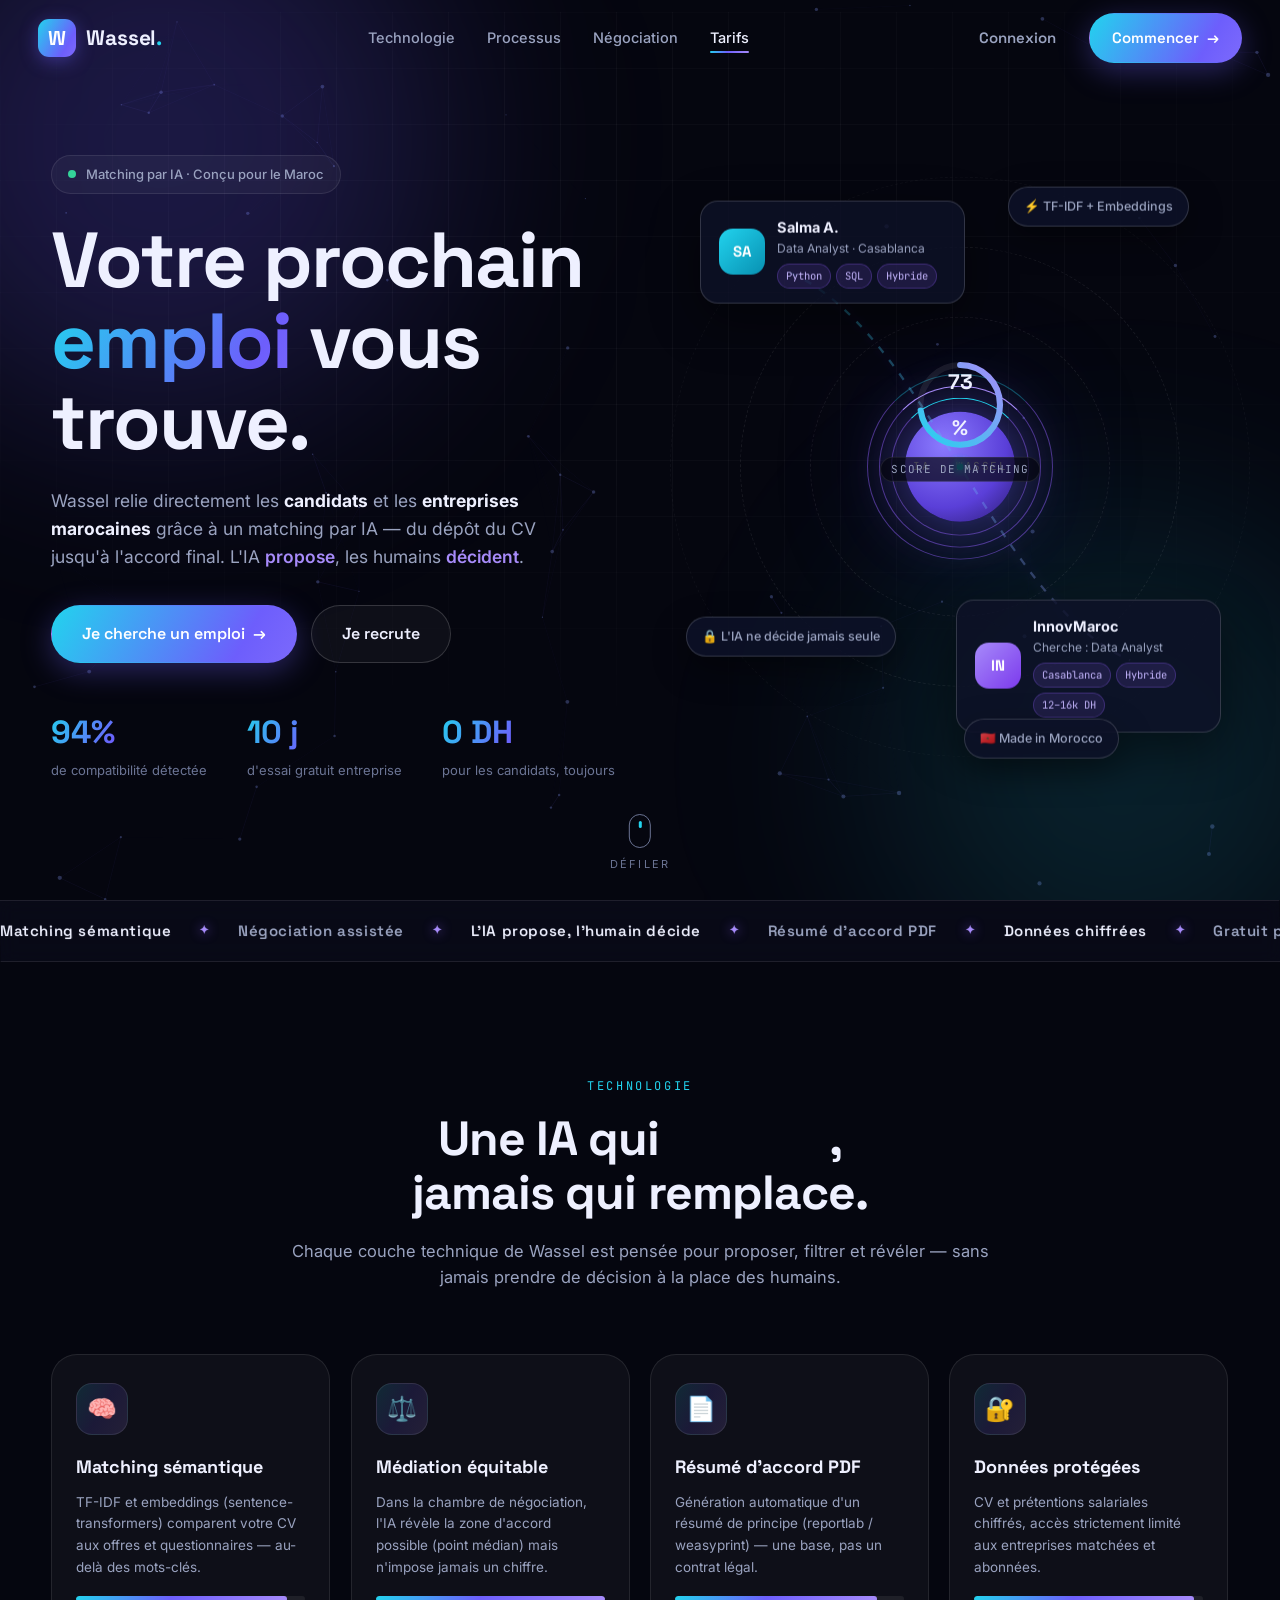
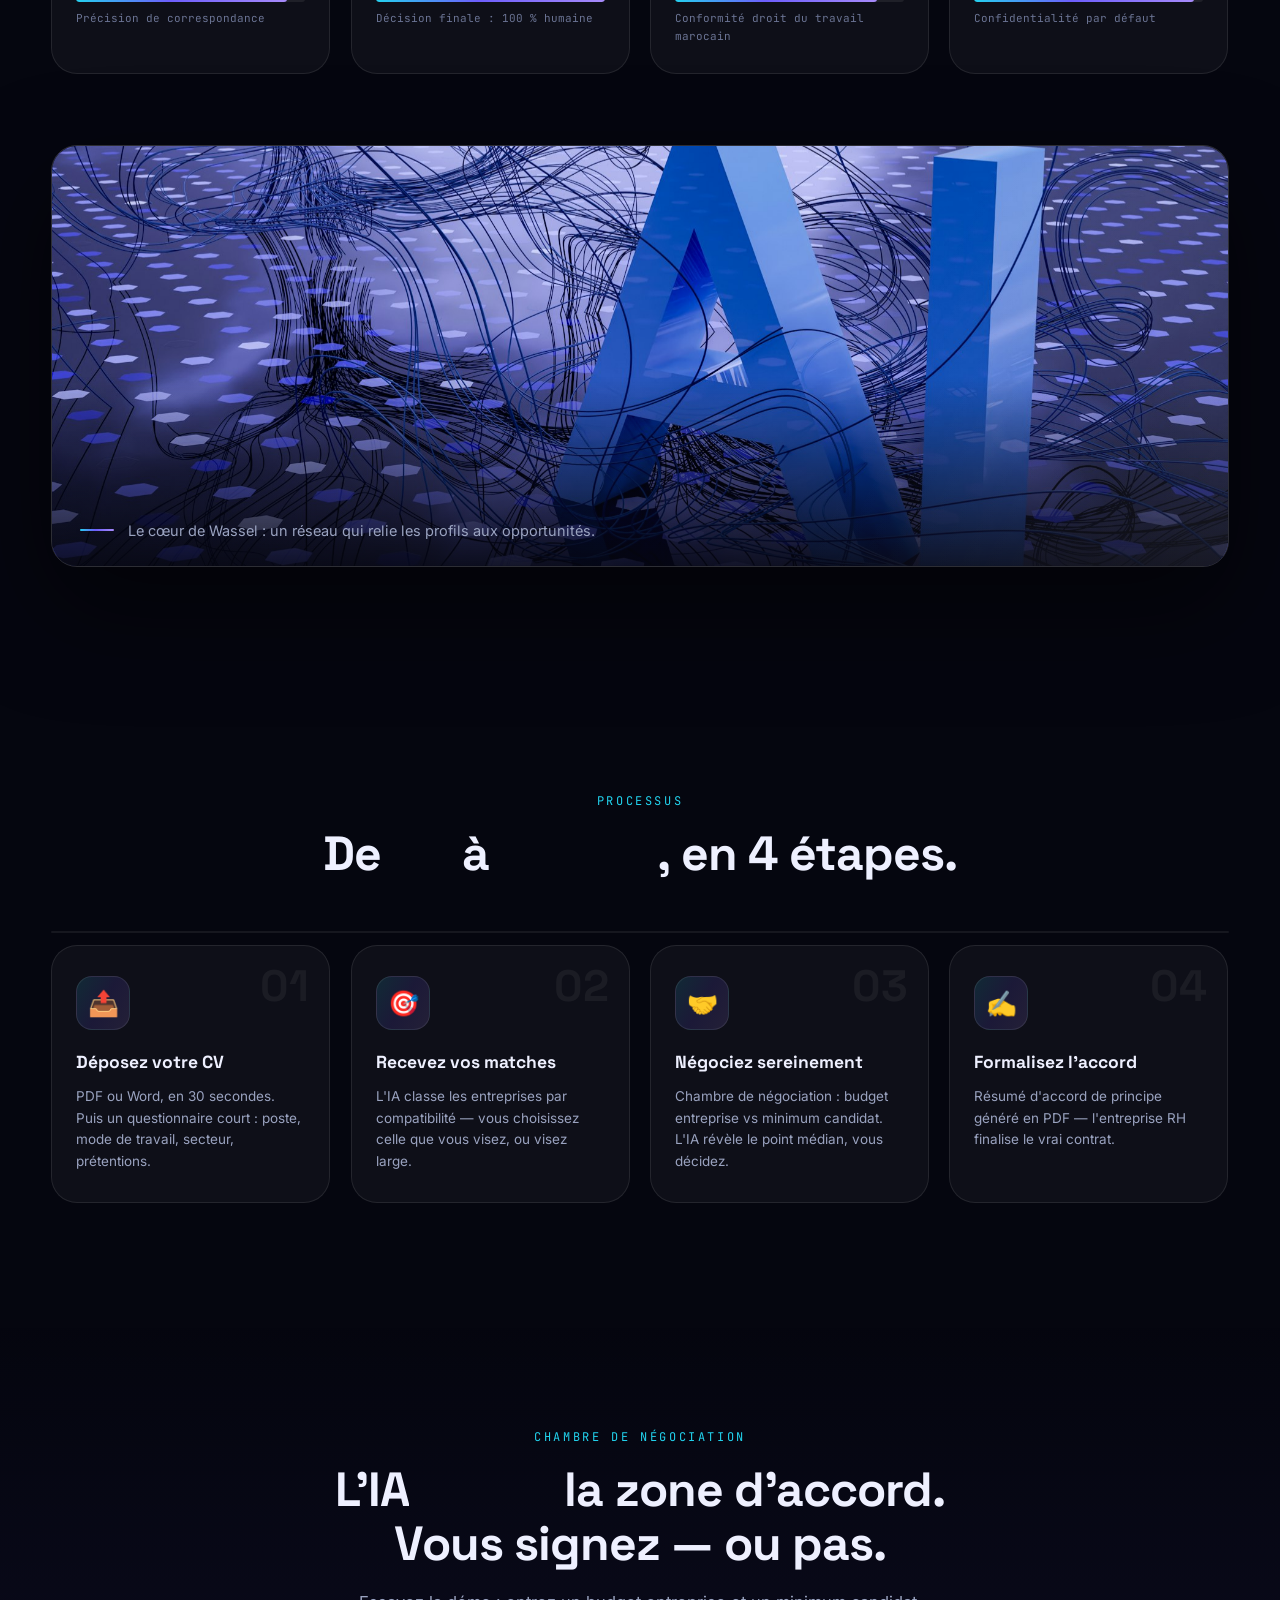
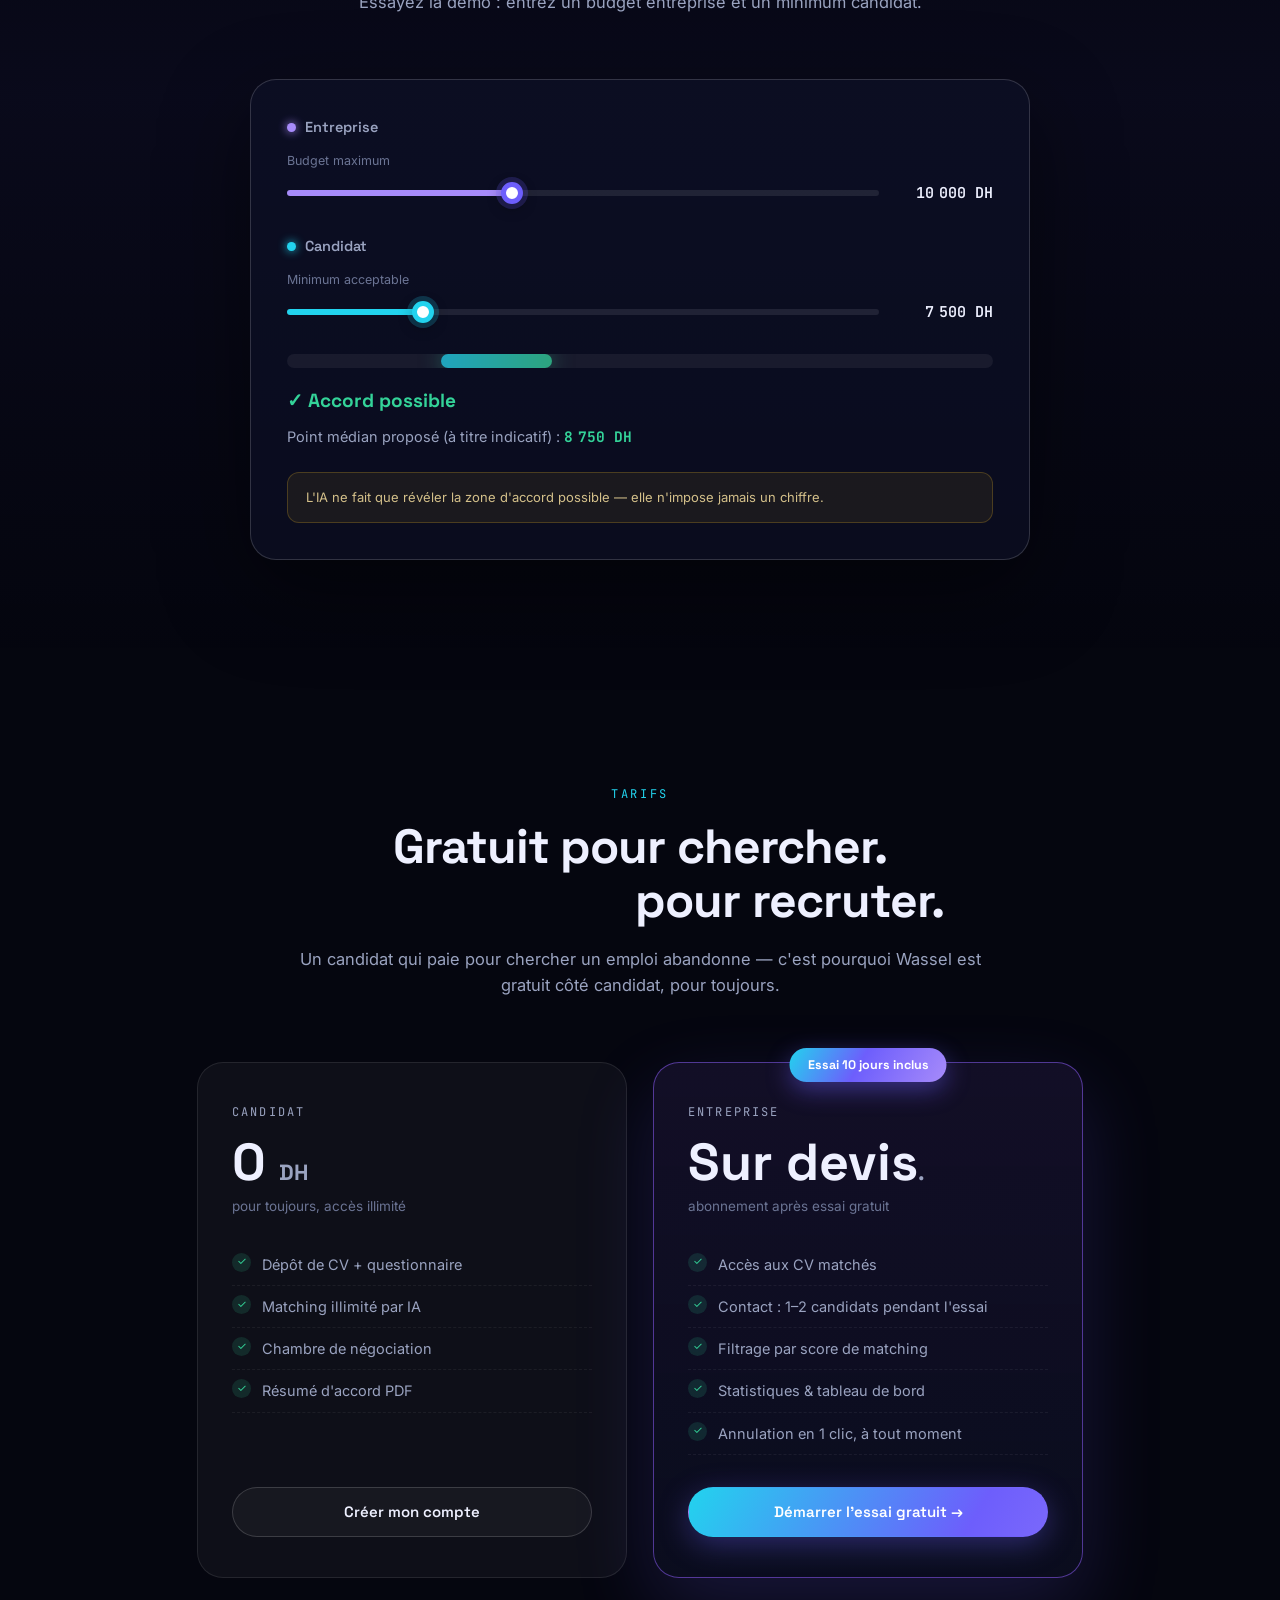
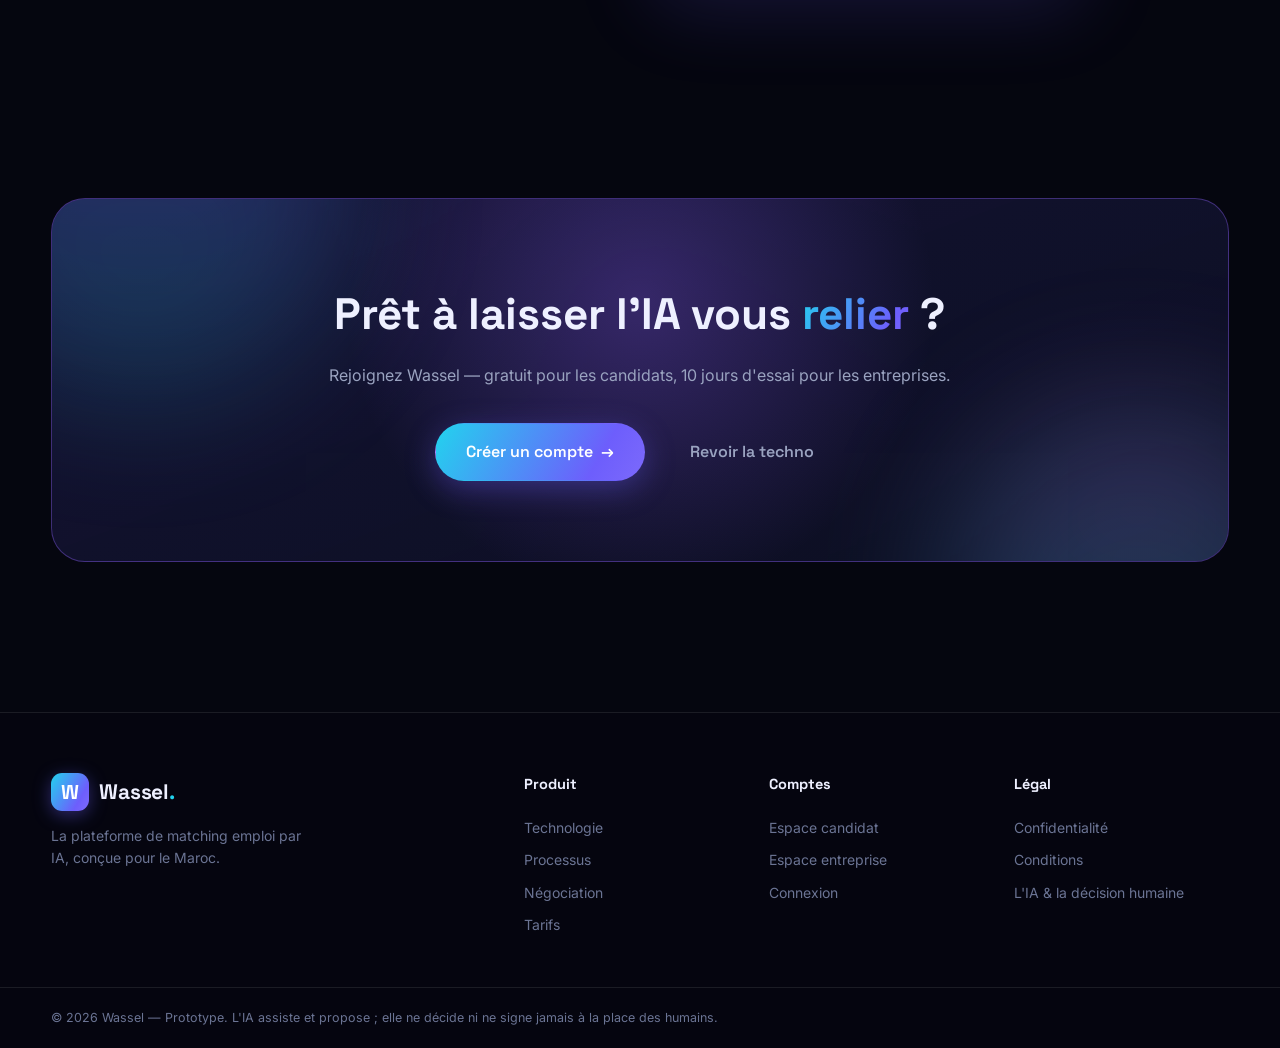
<file: index.html>
<!DOCTYPE html>
<html lang="fr" dir="ltr">
<head>
<meta charset="UTF-8" />
<meta name="viewport" content="width=device-width, initial-scale=1.0" />
<title>Wassel — Le recrutement par l'IA, pour le Maroc</title>
<meta name="description" content="Wassel connecte les candidats et les entreprises marocaines grâce à un matching par IA, avec une chambre de négociation assistée et un résumé d'accord généré automatiquement." />
<link rel="preconnect" href="https://fonts.googleapis.com" />
<link rel="preconnect" href="https://fonts.gstatic.com" crossorigin />
<link href="https://fonts.googleapis.com/css2?family=Space+Grotesk:wght@400;500;600;700&family=Inter:wght@400;500;600;700;800&family=JetBrains+Mono:wght@400;600&display=swap" rel="stylesheet" />
<link rel="stylesheet" href="assets/style.css?v=2" />
<link rel="icon" href="data:image/svg+xml,<svg xmlns='http://www.w3.org/2000/svg' viewBox='0 0 100 100'><rect width='100' height='100' rx='24' fill='%236d5efc'/><path d='M25 32l11 36 14-28 14 28 11-36' stroke='white' stroke-width='7' fill='none' stroke-linecap='round' stroke-linejoin='round'/></svg>" />
</head>
<body>

<div class="cursor-dot" id="cursorDot"></div>
<canvas id="neuralCanvas" class="neural-canvas"></canvas>

<!-- ===== PRELOADER ===== -->
<div class="preloader" id="preloader">
  <div class="preloader-inner">
    <div class="preloader-logo"><span>W</span></div>
    <div class="preloader-bar"><span></span></div>
    <p class="preloader-text">Initialisation du moteur de matching…</p>
  </div>
  <div class="preloader-status" id="preloaderStatus">Analyse sémantique des CV</div>
</div>

<!-- ===== NAVBAR ===== -->
<header class="navbar" id="navbar">
  <div class="nav-inner">
    <a class="brand" href="index.html">
      <span class="brand-mark">W</span>
      <span class="brand-name">Wassel<span class="brand-dot">.</span></span>
    </a>
    <nav class="nav-links" id="navLinks">
      <a href="#tech">Technologie</a>
      <a href="#process">Processus</a>
      <a href="#negotiation">Négociation</a>
      <a href="#pricing">Tarifs</a>
    </nav>
    <div class="nav-cta">
      <a href="login.html" class="btn btn-ghost">Connexion</a>
      <a href="signup.html" class="btn btn-primary" data-magnetic>Commencer <span class="btn-arrow">→</span></a>
    </div>
    <button class="burger" id="burger" aria-label="Menu"><span></span><span></span><span></span></button>
  </div>
</header>

<main>
<!-- ===== HERO ===== -->
<section class="hero">
  <div class="hero-bg-grid" data-parallax="0.06"></div>
  <div class="hero-glow hero-glow-1"></div>
  <div class="hero-glow hero-glow-2"></div>

  <div class="container hero-container">
    <div class="hero-left">
      <div class="hero-badge reveal">
        <span class="pulse-dot"></span>
        Matching par IA · Conçu pour le Maroc
      </div>
      <h1 class="hero-title">
        <span class="hero-line"><span class="hero-word">Votre</span> <span class="hero-word">prochain</span></span>
        <span class="hero-line"><span class="hero-word gradient-text">emploi</span> <span class="hero-word">vous</span></span>
        <span class="hero-line"><span class="hero-word">trouve.</span></span>
      </h1>
      <p class="hero-sub reveal" data-delay="1">
        Wassel relie directement les <strong>candidats</strong> et les <strong>entreprises marocaines</strong>
        grâce à un matching par IA — du dépôt du CV jusqu'à l'accord final.
        L'IA <em>propose</em>, les humains <em>décident</em>.
      </p>
      <div class="hero-actions reveal" data-delay="2">
        <a href="signup.html?role=candidat" class="btn btn-primary btn-lg" data-magnetic>
          Je cherche un emploi <span class="btn-arrow">→</span>
        </a>
        <a href="signup.html?role=entreprise" class="btn btn-outline btn-lg" data-magnetic>
          Je recrute
        </a>
      </div>
      <div class="hero-stats reveal" data-delay="3">
        <div class="stat">
          <div class="stat-num"><span data-counter="94">0</span>%</div>
          <div class="stat-label">de compatibilité détectée</div>
        </div>
        <div class="stat">
          <div class="stat-num"><span data-counter="10">0</span> j</div>
          <div class="stat-label">d'essai gratuit entreprise</div>
        </div>
        <div class="stat">
          <div class="stat-num"><span data-counter="0">0</span> DH</div>
          <div class="stat-label">pour les candidats, toujours</div>
        </div>
      </div>
    </div>

    <!-- Hero visual : two profiles finding each other through the AI core -->
    <div class="hero-right" id="matchScene" data-parallax="0.09">
      <div class="match-scene">
        <div class="orbit orbit-1"></div>
        <div class="orbit orbit-2"></div>
        <div class="orbit orbit-3"></div>

        <div class="ai-core" id="aiCore">
          <div class="ai-core-ring"></div>
          <div class="ai-core-ring ring-2"></div>
          <div class="ai-core-ring ring-3"></div>
          <div class="ai-core-label">IA · Wassel</div>
          <span class="core-particle"></span>
          <span class="core-particle"></span>
          <span class="core-particle"></span>
          <span class="core-particle"></span>
          <span class="core-particle"></span>
          <span class="core-particle"></span>
        </div>

        <div class="profile-card profile-candidate" id="cardCandidate">
          <div class="profile-avatar candidate-avatar">SA</div>
          <div class="profile-info">
            <div class="profile-name">Salma A.</div>
            <div class="profile-role">Data Analyst · Casablanca</div>
            <div class="profile-tags">
              <span>Python</span><span>SQL</span><span>Hybride</span>
            </div>
          </div>
          <div class="profile-ping"></div>
        </div>

        <div class="profile-card profile-company" id="cardCompany">
          <div class="profile-avatar company-avatar">IN</div>
          <div class="profile-info">
            <div class="profile-name">InnovMaroc</div>
            <div class="profile-role">Cherche : Data Analyst</div>
            <div class="profile-tags">
              <span>Casablanca</span><span>Hybride</span><span>12–16k DH</span>
            </div>
          </div>
          <div class="profile-ping"></div>
        </div>

        <!-- animated connection beam -->
        <svg class="beam-svg" viewBox="0 0 600 640" preserveAspectRatio="none" aria-hidden="true">
          <path id="beamPath" d="M 110 120 C 260 180, 340 460, 490 520" fill="none" stroke="url(#beamGrad)" stroke-width="2.5" stroke-dasharray="8 10" class="beam-path" />
          <defs>
            <linearGradient id="beamGrad" x1="0%" y1="0%" x2="100%" y2="100%">
              <stop offset="0%" stop-color="#22d3ee" />
              <stop offset="100%" stop-color="#a78bfa" />
            </linearGradient>
          </defs>
        </svg>

        <div class="match-score" id="matchScore">
          <div class="match-score-ring">
            <svg viewBox="0 0 120 120">
              <circle cx="60" cy="60" r="52" class="ring-bg" />
              <circle cx="60" cy="60" r="52" class="ring-fg" id="scoreRing" />
            </svg>
            <div class="match-score-value"><span id="scoreValue">0</span>%</div>
          </div>
          <div class="match-score-label">Score de matching</div>
        </div>

        <div class="float-chip chip-1">⚡ TF-IDF + Embeddings</div>
        <div class="float-chip chip-2">🔒 L'IA ne décide jamais seule</div>
        <div class="float-chip chip-3">🇲🇦 Made in Morocco</div>
      </div>
    </div>
  </div>

  <a href="#tech" class="scroll-hint" aria-label="Défiler">
    <span class="mouse"><span class="wheel"></span></span>
    Défiler
  </a>
</section>

<!-- ===== MARQUEE BAND ===== -->
<div class="marquee-band" aria-hidden="true">
  <div class="marquee-track">
    <div class="marquee-chunk">
      <b>Matching sémantique</b><span class="sep">✦</span>
      <span>Négociation assistée</span><span class="sep">✦</span>
      <b>L'IA propose, l'humain décide</b><span class="sep">✦</span>
      <span>Résumé d'accord PDF</span><span class="sep">✦</span>
      <b>Données chiffrées</b><span class="sep">✦</span>
      <span>Gratuit pour les candidats</span><span class="sep">✦</span>
      <b>🇲🇦 Made in Morocco</b><span class="sep">✦</span>
    </div>
    <div class="marquee-chunk">
      <b>Matching sémantique</b><span class="sep">✦</span>
      <span>Négociation assistée</span><span class="sep">✦</span>
      <b>L'IA propose, l'humain décide</b><span class="sep">✦</span>
      <span>Résumé d'accord PDF</span><span class="sep">✦</span>
      <b>Données chiffrées</b><span class="sep">✦</span>
      <span>Gratuit pour les candidats</span><span class="sep">✦</span>
      <b>🇲🇦 Made in Morocco</b><span class="sep">✦</span>
    </div>
  </div>
</div>

<!-- ===== TECH SECTION ===== -->
<section class="section tech-section" id="tech">
  <div class="container">
    <div class="section-head reveal">
      <span class="section-kicker">Technologie</span>
      <h2 class="section-title">Une IA qui <span class="gradient-text">assiste</span>,<br />jamais qui remplace.</h2>
      <p class="section-sub">
        Chaque couche technique de Wassel est pensée pour proposer, filtrer et révéler —
        sans jamais prendre de décision à la place des humains.
      </p>
    </div>

    <div class="tech-grid">
      <article class="tech-card reveal tilt" data-delay="0">
        <div class="tech-icon">🧠</div>
        <h3>Matching sémantique</h3>
        <p>TF-IDF et embeddings (sentence-transformers) comparent votre CV aux offres et questionnaires — au-delà des mots-clés.</p>
        <div class="tech-meter"><span style="--w:92%"></span></div>
        <div class="tech-meter-label">Précision de correspondance</div>
      </article>

      <article class="tech-card reveal tilt" data-delay="1">
        <div class="tech-icon">⚖️</div>
        <h3>Médiation équitable</h3>
        <p>Dans la chambre de négociation, l'IA révèle la zone d'accord possible (point médian) mais n'impose jamais un chiffre.</p>
        <div class="tech-meter"><span style="--w:100%"></span></div>
        <div class="tech-meter-label">Décision finale : 100 % humaine</div>
      </article>

      <article class="tech-card reveal tilt" data-delay="2">
        <div class="tech-icon">📄</div>
        <h3>Résumé d'accord PDF</h3>
        <p>Génération automatique d'un résumé de principe (reportlab / weasyprint) — une base, pas un contrat légal.</p>
        <div class="tech-meter"><span style="--w:88%"></span></div>
        <div class="tech-meter-label">Conformité droit du travail marocain</div>
      </article>

      <article class="tech-card reveal tilt" data-delay="3">
        <div class="tech-icon">🔐</div>
        <h3>Données protégées</h3>
        <p>CV et prétentions salariales chiffrés, accès strictement limité aux entreprises matchées et abonnées.</p>
        <div class="tech-meter"><span style="--w:96%"></span></div>
        <div class="tech-meter-label">Confidentialité par défaut</div>
      </article>
    </div>

    <!-- Technology image -->
    <figure class="tech-figure reveal" data-delay="1">
      <div class="tech-figure-frame tilt">
        <img src="assets/tech.jpg" alt="Visualisation de la technologie IA derrière Wassel : réseau neuronal connectant profils et données" loading="lazy" />
        <figcaption>
          <span class="fig-line"></span>
          Le cœur de Wassel : un réseau qui relie les profils aux opportunités.
        </figcaption>
      </div>
    </figure>
  </div>
</section>

<!-- ===== PROCESS ===== -->
<section class="section process-section" id="process">
  <div class="container">
    <div class="section-head reveal">
      <span class="section-kicker">Processus</span>
      <h2 class="section-title">De <span class="gradient-text">CV</span> à <span class="gradient-text">accord</span>, en 4 étapes.</h2>
    </div>

    <div class="steps">
      <div class="step reveal" data-delay="0">
        <div class="step-num">01</div>
        <div class="step-icon">📤</div>
        <h3>Déposez votre CV</h3>
        <p>PDF ou Word, en 30 secondes. Puis un questionnaire court : poste, mode de travail, secteur, prétentions.</p>
      </div>
      <div class="step reveal" data-delay="1">
        <div class="step-num">02</div>
        <div class="step-icon">🎯</div>
        <h3>Recevez vos matches</h3>
        <p>L'IA classe les entreprises par compatibilité — vous choisissez celle que vous visez, ou visez large.</p>
      </div>
      <div class="step reveal" data-delay="2">
        <div class="step-num">03</div>
        <div class="step-icon">🤝</div>
        <h3>Négociez sereinement</h3>
        <p>Chambre de négociation : budget entreprise vs minimum candidat. L'IA révèle le point médian, vous décidez.</p>
      </div>
      <div class="step reveal" data-delay="3">
        <div class="step-num">04</div>
        <div class="step-icon">✍️</div>
        <h3>Formalisez l'accord</h3>
        <p>Résumé d'accord de principe généré en PDF — l'entreprise RH finalise le vrai contrat.</p>
      </div>
    </div>
  </div>
</section>

<!-- ===== NEGOTIATION DEMO ===== -->
<section class="section nego-section" id="negotiation">
  <div class="container">
    <div class="section-head reveal">
      <span class="section-kicker">Chambre de négociation</span>
      <h2 class="section-title">L'IA <span class="gradient-text">révèle</span> la zone d'accord.<br />Vous signez — ou pas.</h2>
      <p class="section-sub">Essayez la démo : entrez un budget entreprise et un minimum candidat.</p>
    </div>

    <div class="nego-demo reveal" data-delay="1">
      <div class="nego-panel">
        <div class="nego-side nego-company">
          <div class="nego-side-head"><span class="nego-dot company-dot"></span> Entreprise</div>
          <label for="negoCompany">Budget maximum</label>
          <div class="nego-input-wrap">
            <input type="range" id="negoCompany" min="4000" max="20000" step="500" value="10000" />
            <output id="negoCompanyVal">10 000 DH</output>
          </div>
        </div>
        <div class="nego-side nego-candidate">
          <div class="nego-side-head"><span class="nego-dot candidate-dot"></span> Candidat</div>
          <label for="negoCandidate">Minimum acceptable</label>
          <div class="nego-input-wrap">
            <input type="range" id="negoCandidate" min="4000" max="20000" step="500" value="7500" />
            <output id="negoCandidateVal">7 500 DH</output>
          </div>
        </div>

        <div class="nego-result" id="negoResult">
          <div class="nego-zone" id="negoZone">
            <div class="nego-zone-bar">
              <div class="zone-overlap" id="zoneOverlap"></div>
            </div>
            <div class="nego-verdict" id="negoVerdict">—</div>
            <div class="nego-median" id="negoMedian"></div>
          </div>
          <div class="nego-disclaimer">
            L'IA ne fait que révéler la zone d'accord possible — elle n'impose jamais un chiffre.
          </div>
        </div>
      </div>
    </div>
  </div>
</section>

<!-- ===== PRICING ===== -->
<section class="section pricing-section" id="pricing">
  <div class="container">
    <div class="section-head reveal">
      <span class="section-kicker">Tarifs</span>
      <h2 class="section-title">Gratuit pour chercher.<br /><span class="gradient-text">Abonnement</span> pour recruter.</h2>
      <p class="section-sub">Un candidat qui paie pour chercher un emploi abandonne — c'est pourquoi Wassel est gratuit côté candidat, pour toujours.</p>
    </div>

    <div class="pricing-grid">
      <article class="price-card reveal" data-delay="0">
        <div class="price-tag">Candidat</div>
        <div class="price-value">0 <span>DH</span></div>
        <div class="price-period">pour toujours, accès illimité</div>
        <ul class="price-list">
          <li>Dépôt de CV + questionnaire</li>
          <li>Matching illimité par IA</li>
          <li>Chambre de négociation</li>
          <li>Résumé d'accord PDF</li>
        </ul>
        <a href="signup.html?role=candidat" class="btn btn-outline btn-block">Créer mon compte</a>
      </article>

      <article class="price-card price-card-featured reveal tilt" data-delay="1">
        <div class="price-flag">Essai 10 jours inclus</div>
        <div class="price-tag">Entreprise</div>
        <div class="price-value">Sur devis<span>.</span></div>
        <div class="price-period">abonnement après essai gratuit</div>
        <ul class="price-list">
          <li>Accès aux CV matchés</li>
          <li>Contact : 1–2 candidats pendant l'essai</li>
          <li>Filtrage par score de matching</li>
          <li>Statistiques & tableau de bord</li>
          <li>Annulation en 1 clic, à tout moment</li>
        </ul>
        <a href="signup.html?role=entreprise" class="btn btn-primary btn-block" data-magnetic>Démarrer l'essai gratuit →</a>
      </article>
    </div>
  </div>
</section>

<!-- ===== CTA ===== -->
<section class="section cta-section">
  <div class="container">
    <div class="cta-box reveal">
      <div class="cta-glow"></div>
      <h2>Prêt à laisser l'IA vous <span class="gradient-text">relier</span> ?</h2>
      <p>Rejoignez Wassel — gratuit pour les candidats, 10 jours d'essai pour les entreprises.</p>
      <div class="hero-actions">
        <a href="signup.html" class="btn btn-primary btn-lg" data-magnetic>Créer un compte <span class="btn-arrow">→</span></a>
        <a href="#tech" class="btn btn-ghost btn-lg">Revoir la techno</a>
      </div>
    </div>
  </div>
</section>
</main>

<!-- ===== FOOTER ===== -->
<footer class="footer">
  <div class="container footer-inner">
    <div class="footer-brand">
      <a class="brand" href="index.html">
        <span class="brand-mark">W</span>
        <span class="brand-name">Wassel<span class="brand-dot">.</span></span>
      </a>
      <p>La plateforme de matching emploi par IA, conçue pour le Maroc.</p>
    </div>
    <div class="footer-cols">
      <div class="footer-col">
        <h4>Produit</h4>
        <a href="#tech">Technologie</a>
        <a href="#process">Processus</a>
        <a href="#negotiation">Négociation</a>
        <a href="#pricing">Tarifs</a>
      </div>
      <div class="footer-col">
        <h4>Comptes</h4>
        <a href="signup.html?role=candidat">Espace candidat</a>
        <a href="signup.html?role=entreprise">Espace entreprise</a>
        <a href="login.html">Connexion</a>
      </div>
      <div class="footer-col">
        <h4>Légal</h4>
        <a href="#">Confidentialité</a>
        <a href="#">Conditions</a>
        <a href="#">L'IA & la décision humaine</a>
      </div>
    </div>
  </div>
  <div class="footer-bottom">
    <div class="container">
      © 2026 Wassel — Prototype. L'IA assiste et propose ; elle ne décide ni ne signe jamais à la place des humains.
    </div>
  </div>
</footer>

<script src="assets/app.js"></script>
</body>
</html>
</file>
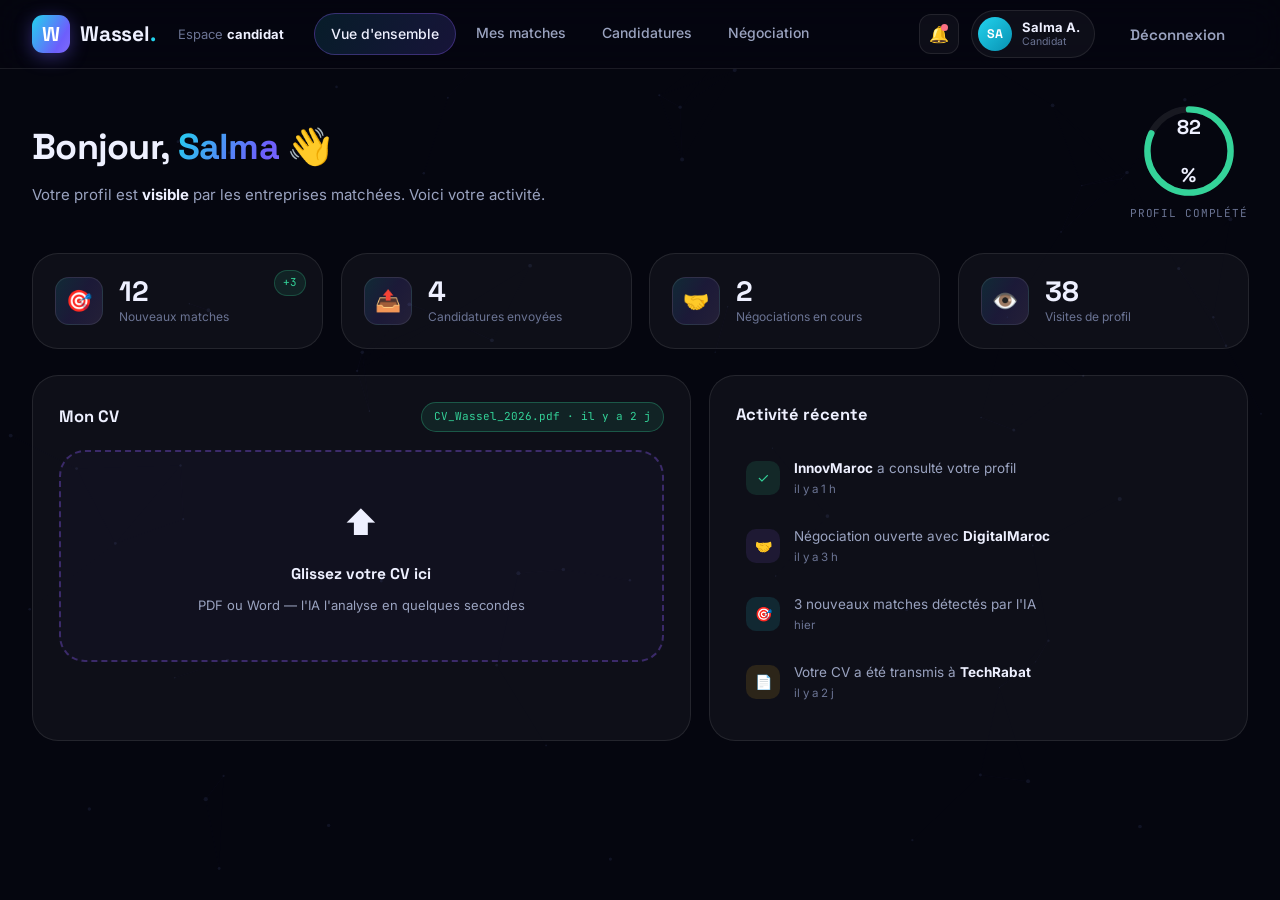
<file: candidat.html>
<!DOCTYPE html>
<html lang="fr" dir="ltr">
<head>
<meta charset="UTF-8" />
<meta name="viewport" content="width=device-width, initial-scale=1.0" />
<title>Mon espace — Wassel</title>
<link rel="preconnect" href="https://fonts.googleapis.com" />
<link rel="preconnect" href="https://fonts.gstatic.com" crossorigin />
<link href="https://fonts.googleapis.com/css2?family=Space+Grotesk:wght@400;500;600;700&family=Inter:wght@400;500;600;700;800&family=JetBrains+Mono:wght@400;600&display=swap" rel="stylesheet" />
<link rel="stylesheet" href="assets/style.css?v=2" />
<link rel="icon" href="data:image/svg+xml,<svg xmlns='http://www.w3.org/2000/svg' viewBox='0 0 100 100'><rect width='100' height='100' rx='24' fill='%236d5efc'/><path d='M25 32l11 36 14-28 14 28 11-36' stroke='white' stroke-width='7' fill='none' stroke-linecap='round' stroke-linejoin='round'/></svg>" />
</head>
<body class="app-body">

<div class="cursor-dot" id="cursorDot"></div>
<canvas id="neuralCanvas" class="neural-canvas neural-canvas-dim"></canvas>

<!-- ===== APP NAVBAR ===== -->
<header class="appbar">
  <div class="appbar-inner">
    <a class="brand" href="index.html">
      <span class="brand-mark">W</span>
      <span class="brand-name">Wassel<span class="brand-dot">.</span></span>
    </a>
    <span class="appbar-scope">Espace <b>candidat</b></span>
    <nav class="appbar-nav" id="dashTabs">
      <a href="#" class="app-tab is-active" data-tab="overview">Vue d'ensemble</a>
      <a href="#" class="app-tab" data-tab="matches">Mes matches</a>
      <a href="#" class="app-tab" data-tab="applications">Candidatures</a>
      <a href="#" class="app-tab" data-tab="nego">Négociation</a>
    </nav>
    <div class="appbar-actions">
      <button class="icon-btn" id="notifBtn" aria-label="Notifications"><span class="notif-dot"></span>🔔</button>
      <div class="user-chip" id="userChip">
        <span class="user-avatar" id="userAvatar">SA</span>
        <span class="user-meta">
          <b id="userName">Salma A.</b>
          <small id="userRole">Candidat</small>
        </span>
      </div>
      <button class="btn btn-ghost btn-logout" id="logoutBtn">Déconnexion</button>
    </div>
  </div>
</header>

<main class="dash-main">
  <div class="dash-wrap">

    <!-- ============ TAB : OVERVIEW ============ -->
    <section class="dash-tab is-active" data-tab="overview">

      <div class="hero-user reveal">
        <div>
          <h1 class="dash-hello">Bonjour, <span class="gradient-text" id="helloName">Salma</span> 👋</h1>
          <p class="dash-hello-sub">Votre profil est <b class="text-green">visible</b> par les entreprises matchées. Voici votre activité.</p>
        </div>
        <div class="profile-strength">
          <div class="strength-ring">
            <svg viewBox="0 0 120 120">
              <circle cx="60" cy="60" r="52" class="ring-bg" />
              <circle cx="60" cy="60" r="52" class="ring-fg" id="strengthRing" style="stroke:#34d399" />
            </svg>
            <div class="strength-value"><span id="strengthValue">0</span>%</div>
          </div>
          <span class="strength-label">Profil complété</span>
        </div>
      </div>

      <div class="kpi-grid">
        <div class="kpi-card reveal" data-delay="0">
          <div class="kpi-icon cyan">🎯</div>
          <div class="kpi-body"><b class="kpi-num" data-counter="12">0</b><span>Nouveaux matches</span></div>
          <span class="kpi-trend up">+3</span>
        </div>
        <div class="kpi-card reveal" data-delay="1">
          <div class="kpi-icon violet">📤</div>
          <div class="kpi-body"><b class="kpi-num" data-counter="4">0</b><span>Candidatures envoyées</span></div>
        </div>
        <div class="kpi-card reveal" data-delay="2">
          <div class="kpi-icon green">🤝</div>
          <div class="kpi-body"><b class="kpi-num" data-counter="2">0</b><span>Négociations en cours</span></div>
        </div>
        <div class="kpi-card reveal" data-delay="3">
          <div class="kpi-icon amber">👁️</div>
          <div class="kpi-body"><b class="kpi-num" data-counter="38">0</b><span>Visites de profil</span></div>
        </div>
      </div>

      <div class="dash-cols">
        <div class="dash-panel reveal" data-delay="0">
          <div class="panel-head">
            <h3>Mon CV</h3>
            <span class="panel-badge green">CV_Wassel_2026.pdf · il y a 2 j</span>
          </div>
          <div class="cv-zone" id="cvZone" tabindex="0">
            <input type="file" id="cvInput" accept=".pdf,.doc,.docx" hidden />
            <div class="cv-zone-icon" id="cvZoneIcon">⬆️</div>
            <b>Glissez votre CV ici</b>
            <span>PDF ou Word — l'IA l'analyse en quelques secondes</span>
          </div>
        </div>

        <div class="dash-panel reveal" data-delay="1">
          <div class="panel-head"><h3>Activité récente</h3></div>
          <div class="activity-list">
            <div class="activity-item"><span class="activity-icon green">✓</span><p><b>InnovMaroc</b> a consulté votre profil <small>il y a 1 h</small></p></div>
            <div class="activity-item"><span class="activity-icon violet">🤝</span><p>Négociation ouverte avec <b>DigitalMaroc</b> <small>il y a 3 h</small></p></div>
            <div class="activity-item"><span class="activity-icon cyan">🎯</span><p>3 nouveaux matches détectés par l'IA <small>hier</small></p></div>
            <div class="activity-item"><span class="activity-icon amber">📄</span><p>Votre CV a été transmis à <b>TechRabat</b> <small>il y a 2 j</small></p></div>
          </div>
        </div>
      </div>
    </section>

    <!-- ============ TAB : MATCHES ============ -->
    <section class="dash-tab" data-tab="matches">
      <div class="panel-head-lg">
        <div>
          <h1 class="dash-hello">Mes <span class="gradient-text">matches</span></h1>
          <p class="dash-hello-sub">Classés par score de compatibilité calculé par l'IA.</p>
        </div>
        <div class="filter-chips" id="matchFilters">
          <button class="chip is-active" data-filter="all">Tous</button>
          <button class="chip" data-filter="high">90 %+</button>
          <button class="chip" data-filter="mid">70–89 %</button>
          <button class="chip" data-filter="fav">❤ Favoris</button>
        </div>
      </div>

      <div class="match-list" id="matchList">
        <article class="match-row reveal" data-score="93" data-fav="true">
          <div class="match-logo lm-cyan">IN</div>
          <div class="match-body">
            <h4>InnovMaroc <span class="match-score-badge high">93%</span></h4>
            <p>Data Analyst · Casablanca · Hybride · 12–16k DH</p>
            <div class="match-tags"><span>Python</span><span>SQL</span><span>Power BI</span></div>
          </div>
          <button class="fav-btn is-fav" aria-label="Favori">❤</button>
          <button class="btn btn-primary btn-sm" data-apply="InnovMaroc">Candidater</button>
        </article>

        <article class="match-row reveal" data-score="88">
          <div class="match-logo lm-violet">DM</div>
          <div class="match-body">
            <h4>DigitalMaroc <span class="match-score-badge high">88%</span></h4>
            <p>Data Analyst · Rabat · Télétravail · 10–14k DH</p>
            <div class="match-tags"><span>SQL</span><span>Tableau</span></div>
          </div>
          <button class="fav-btn" aria-label="Favori">🤍</button>
          <button class="btn btn-outline btn-sm" data-apply="DigitalMaroc">Candidater</button>
        </article>

        <article class="match-row reveal" data-score="81">
          <div class="match-logo lm-green">AT</div>
          <div class="match-body">
            <h4>AtlasTech <span class="match-score-badge mid">81%</span></h4>
            <p>BI Analyst · Tanger · Présentiel · 9–12k DH</p>
            <div class="match-tags"><span>Python</span><span>Excel</span></div>
          </div>
          <button class="fav-btn" aria-label="Favori">🤍</button>
          <button class="btn btn-outline btn-sm" data-apply="AtlasTech">Candidater</button>
        </article>

        <article class="match-row reveal" data-score="74">
          <div class="match-logo lm-amber">NG</div>
          <div class="match-body">
            <h4>NexusGroup <span class="match-score-badge mid">74%</span></h4>
            <p>Analyste Marketing · Casablanca · Hybride · 8–11k DH</p>
            <div class="match-tags"><span>SEO</span><span>Analytics</span></div>
          </div>
          <button class="fav-btn" aria-label="Favori">🤍</button>
          <button class="btn btn-outline btn-sm" data-apply="NexusGroup">Candidater</button>
        </article>
      </div>
    </section>

    <!-- ============ TAB : APPLICATIONS ============ -->
    <section class="dash-tab" data-tab="applications">
      <div class="panel-head-lg">
        <div>
          <h1 class="dash-hello">Mes <span class="gradient-text">candidatures</span></h1>
          <p class="dash-hello-sub">Suivez le statut de chaque envoi en temps réel.</p>
        </div>
      </div>

      <div class="timeline-panel reveal">
        <div class="app-track">
          <div class="track-row">
            <div class="track-company"><div class="match-logo lm-cyan sm">IN</div><div><b>InnovMaroc</b><small>Data Analyst · Casablanca</small></div></div>
            <div class="track-steps">
              <span class="t-step done" title="Envoyée">✓</span><span class="t-line done"></span>
              <span class="t-step done" title="Vue par l'entreprise">✓</span><span class="t-line done"></span>
              <span class="t-step active" title="En négociation">🤝</span><span class="t-line"></span>
              <span class="t-step" title="Acceptée">•</span>
            </div>
            <span class="status-pill negotiating">En négociation</span>
          </div>

          <div class="track-row">
            <div class="track-company"><div class="match-logo lm-violet sm">DM</div><div><b>DigitalMaroc</b><small>Data Analyst · Rabat</small></div></div>
            <div class="track-steps">
              <span class="t-step done">✓</span><span class="t-line done"></span>
              <span class="t-step active" title="Vue">👁</span><span class="t-line"></span>
              <span class="t-step">•</span><span class="t-line"></span>
              <span class="t-step">•</span>
            </div>
            <span class="status-pill viewed">Vue par l'entreprise</span>
          </div>

          <div class="track-row">
            <div class="track-company"><div class="match-logo lm-green sm">AT</div><div><b>AtlasTech</b><small>BI Analyst · Tanger</small></div></div>
            <div class="track-steps">
              <span class="t-step active" title="Envoyée">📤</span><span class="t-line"></span>
              <span class="t-step">•</span><span class="t-line"></span>
              <span class="t-step">•</span><span class="t-line"></span>
              <span class="t-step">•</span>
            </div>
            <span class="status-pill sent">Envoyée</span>
          </div>

          <div class="track-row">
            <div class="track-company"><div class="match-logo lm-amber sm">TR</div><div><b>TechRabat</b><small>Data Analyst · Rabat</small></div></div>
            <div class="track-steps">
              <span class="t-step done">✓</span><span class="t-line done"></span>
              <span class="t-step done">✓</span><span class="t-line done"></span>
              <span class="t-step done">🤝</span><span class="t-line done"></span>
              <span class="t-step done success">✓</span>
            </div>
            <span class="status-pill accepted">Accord trouvé</span>
          </div>
        </div>
      </div>
    </section>

    <!-- ============ TAB : NEGOTIATION ============ -->
    <section class="dash-tab" data-tab="nego">
      <div class="panel-head-lg">
        <div>
          <h1 class="dash-hello">Chambre de <span class="gradient-text">négociation</span></h1>
          <p class="dash-hello-sub">L'IA révèle la zone d'accord — vous décidez du chiffre final.</p>
        </div>
      </div>

      <div class="nego-room">
        <div class="nego-card reveal" data-delay="0">
          <div class="nego-card-head"><span class="nego-dot candidate-dot"></span> Votre minimum <small>(confidentiel)</small></div>
          <div class="nego-amount" id="candMinVal">7 500 DH</div>
          <input type="range" id="candMin" min="4000" max="20000" step="500" value="7500" />
          <div class="nego-hint">L'entreprise ne voit jamais ce chiffre — seulement la zone d'accord.</div>
        </div>

        <div class="nego-card reveal" data-delay="1">
          <div class="nego-card-head"><span class="nego-dot company-dot"></span> Budget signalé par DigitalMaroc <small>(estimation IA)</small></div>
          <div class="nego-amount violet">≈ 10 000 DH</div>
          <div class="nego-hint">Basé sur les offres publiées de l'entreprise.</div>
        </div>

        <div class="nego-verdict-card reveal" data-delay="2">
          <div class="overlap-visual">
            <div class="overlap-bar"><div class="zone-overlap" id="candZone" style="left:29%;width:16%"></div></div>
            <div class="overlap-scale"><span>4k</span><span>8k</span><span>12k</span><span>16k</span><span>20k</span></div>
          </div>
          <div class="verdict-main">
            <div class="verdict-badge ok" id="candVerdict">✓ Zone d'accord détectée</div>
            <p class="verdict-text">L'IA propose un point médian à titre <b>indicatif</b> : <span class="gradient-text" id="candMedian"><b>8 750 DH</b></span></p>
            <div class="verdict-actions">
              <button class="btn btn-primary" id="acceptMedian">Accepter 8 750 DH</button>
              <button class="btn btn-outline" id="openChat">💬 Discuter dans le chat</button>
            </div>
          </div>
        </div>
      </div>

      <div class="chat-panel reveal" data-delay="2" id="chatPanel">
        <div class="chat-head"><span class="chat-ai-avatar">🤖</span> Chat de négociation — DigitalMaroc <span class="chat-live"></span></div>
        <div class="chat-body" id="chatBody">
          <div class="msg msg-them"><b>DigitalMaroc</b><p>Bonjour Salma, votre profil nous intéresse beaucoup. Êtes-vous flexible sur le mode hybride ?</p></div>
          <div class="msg msg-me"><b>Vous</b><p>Bonjour ! Oui, 2 jours sur site par semaine me conviennent.</p></div>
          <div class="msg msg-ai"><b>Médiateur IA</b><span>Zone d'accord détectée : 7 500 – 10 000 DH. Point médian indicatif : 8 750 DH. La décision finale vous appartient.</span></div>
        </div>
        <div class="chat-input">
          <input type="text" id="chatInput" placeholder="Écrire un message…" />
          <button class="btn btn-primary btn-sm" id="chatSend">Envoyer</button>
        </div>
      </div>
    </section>

  </div>
</main>

<!-- toast -->
<div class="toast" id="toast"><span class="toast-icon">✓</span><span id="toastMsg">—</span></div>

<script src="assets/api.js?v=1"></script>
<script src="assets/app.js"></script>
</body>
</html>
</file>
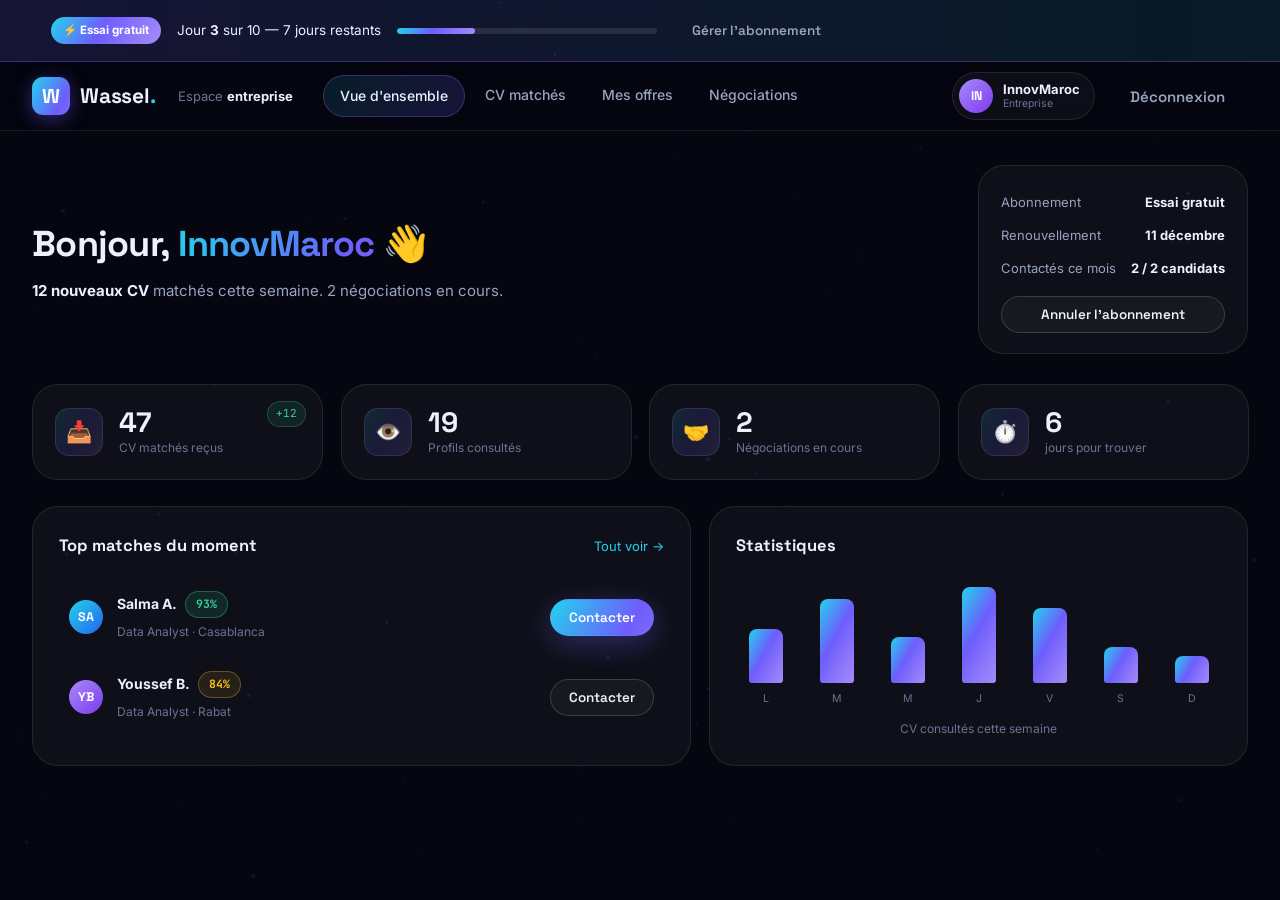
<file: entreprise.html>
<!DOCTYPE html>
<html lang="fr" dir="ltr">
<head>
<meta charset="UTF-8" />
<meta name="viewport" content="width=device-width, initial-scale=1.0" />
<title>Espace entreprise — Wassel</title>
<link rel="preconnect" href="https://fonts.googleapis.com" />
<link rel="preconnect" href="https://fonts.gstatic.com" crossorigin />
<link href="https://fonts.googleapis.com/css2?family=Space+Grotesk:wght@400;500;600;700&family=Inter:wght@400;500;600;700;800&family=JetBrains+Mono:wght@400;600&display=swap" rel="stylesheet" />
<link rel="stylesheet" href="assets/style.css?v=2" />
<link rel="icon" href="data:image/svg+xml,<svg xmlns='http://www.w3.org/2000/svg' viewBox='0 0 100 100'><rect width='100' height='100' rx='24' fill='%236d5efc'/><path d='M25 32l11 36 14-28 14 28 11-36' stroke='white' stroke-width='7' fill='none' stroke-linecap='round' stroke-linejoin='round'/></svg>" />
</head>
<body class="app-body">

<div class="cursor-dot" id="cursorDot"></div>
<canvas id="neuralCanvas" class="neural-canvas neural-canvas-dim"></canvas>

<!-- trial banner -->
<div class="trial-banner" id="trialBanner">
  <span class="trial-pill">⚡ Essai gratuit</span>
  <span>Jour <b id="trialDay">3</b> sur 10 — <span id="trialRemaining">7 jours restants</span></span>
  <div class="trial-progress"><span id="trialBar"></span></div>
  <button class="btn btn-ghost btn-sm" id="manageSubBtn">Gérer l'abonnement</button>
</div>

<!-- ===== APP NAVBAR ===== -->
<header class="appbar">
  <div class="appbar-inner">
    <a class="brand" href="index.html">
      <span class="brand-mark">W</span>
      <span class="brand-name">Wassel<span class="brand-dot">.</span></span>
    </a>
    <span class="appbar-scope">Espace <b>entreprise</b></span>
    <nav class="appbar-nav" id="dashTabs">
      <a href="#" class="app-tab is-active" data-tab="overview">Vue d'ensemble</a>
      <a href="#" class="app-tab" data-tab="cvs">CV matchés</a>
      <a href="#" class="app-tab" data-tab="offers">Mes offres</a>
      <a href="#" class="app-tab" data-tab="nego">Négociations</a>
    </nav>
    <div class="appbar-actions">
      <div class="user-chip" id="userChip">
        <span class="user-avatar violet" id="userAvatar">IN</span>
        <span class="user-meta">
          <b id="userName">InnovMaroc</b>
          <small id="userRole">Entreprise</small>
        </span>
      </div>
      <button class="btn btn-ghost btn-logout" id="logoutBtn">Déconnexion</button>
    </div>
  </div>
</header>

<main class="dash-main">
  <div class="dash-wrap">

    <!-- ============ TAB : OVERVIEW ============ -->
    <section class="dash-tab is-active" data-tab="overview">

      <div class="hero-user reveal">
        <div>
          <h1 class="dash-hello">Bonjour, <span class="gradient-text" id="helloName">InnovMaroc</span> 👋</h1>
          <p class="dash-hello-sub"><b class="text-violet">12 nouveaux CV</b> matchés cette semaine. 2 négociations en cours.</p>
        </div>
        <div class="sub-status-card">
          <div class="sub-row"><span>Abonnement</span><b class="text-green">Essai gratuit</b></div>
          <div class="sub-row"><span>Renouvellement</span><b id="renewDate">—</b></div>
          <div class="sub-row"><span>Contactés ce mois</span><b>2 / 2 candidats</b></div>
          <button class="btn btn-outline btn-sm btn-block" id="cancelSubBtn">Annuler l'abonnement</button>
        </div>
      </div>

      <div class="kpi-grid">
        <div class="kpi-card reveal" data-delay="0">
          <div class="kpi-icon cyan">📥</div>
          <div class="kpi-body"><b class="kpi-num" data-counter="47">0</b><span>CV matchés reçus</span></div>
          <span class="kpi-trend up">+12</span>
        </div>
        <div class="kpi-card reveal" data-delay="1">
          <div class="kpi-icon violet">👁️</div>
          <div class="kpi-body"><b class="kpi-num" data-counter="19">0</b><span>Profils consultés</span></div>
        </div>
        <div class="kpi-card reveal" data-delay="2">
          <div class="kpi-icon green">🤝</div>
          <div class="kpi-body"><b class="kpi-num" data-counter="2">0</b><span>Négociations en cours</span></div>
        </div>
        <div class="kpi-card reveal" data-delay="3">
          <div class="kpi-icon amber">⏱️</div>
          <div class="kpi-body"><b class="kpi-num" data-counter="6">0</b><span>jours pour trouver</span></div>
        </div>
      </div>

      <div class="dash-cols">
        <div class="dash-panel reveal" data-delay="0">
          <div class="panel-head"><h3>Top matches du moment</h3><a href="#" class="panel-link" data-goto="cvs">Tout voir →</a></div>
          <div class="mini-candidate">
            <span class="user-avatar cyan">SA</span>
            <div class="mini-cand-body"><b>Salma A. <em class="match-score-badge high">93%</em></b><small>Data Analyst · Casablanca</small></div>
            <button class="btn btn-primary btn-sm" data-contact="Salma A.">Contacter</button>
          </div>
          <div class="mini-candidate">
            <span class="user-avatar violet">YB</span>
            <div class="mini-cand-body"><b>Youssef B. <em class="match-score-badge mid">84%</em></b><small>Data Analyst · Rabat</small></div>
            <button class="btn btn-outline btn-sm" data-contact="Youssef B.">Contacter</button>
          </div>
        </div>

        <div class="dash-panel reveal" data-delay="1">
          <div class="panel-head"><h3>Statistiques</h3></div>
          <div class="bars-visual">
            <div class="bar-col"><div class="bar" style="--h:45%"></div><span>L</span></div>
            <div class="bar-col"><div class="bar" style="--h:70%"></div><span>M</span></div>
            <div class="bar-col"><div class="bar" style="--h:38%"></div><span>M</span></div>
            <div class="bar-col"><div class="bar" style="--h:88%"></div><span>J</span></div>
            <div class="bar-col"><div class="bar" style="--h:62%"></div><span>V</span></div>
            <div class="bar-col"><div class="bar" style="--h:30%"></div><span>S</span></div>
            <div class="bar-col"><div class="bar" style="--h:22%"></div><span>D</span></div>
          </div>
          <p class="bars-caption">CV consultés cette semaine</p>
        </div>
      </div>
    </section>

    <!-- ============ TAB : CVS ============ -->
    <section class="dash-tab" data-tab="cvs">
      <div class="panel-head-lg">
        <div>
          <h1 class="dash-hello">CV <span class="gradient-text">matchés</span></h1>
          <p class="dash-hello-sub">Filtrez par score, compétence ou région — l'IA a déjà classé.</p>
        </div>
        <div class="filter-chips" id="cvFilters">
          <button class="chip is-active" data-filter="all">Tous</button>
          <button class="chip" data-filter="high">90 %+</button>
          <button class="chip" data-filter="mid">70–89 %</button>
        </div>
      </div>

      <div class="cvs-tools">
        <input type="text" class="search-input" id="cvSearch" placeholder="🔎 Compétence ou région (ex : Python, Casablanca)…" />
        <span class="cvs-count" id="cvCount">4 profils</span>
      </div>

      <div class="cv-grid" id="cvGrid">
        <article class="cv-card reveal" data-score="93" data-tags="python sql casablanca power bi">
          <div class="cv-card-head">
            <span class="user-avatar cyan">SA</span>
            <em class="match-score-badge high">93%</em>
          </div>
          <h4>Salma A.</h4>
          <p class="cv-role">Data Analyst · Casablanca</p>
          <div class="match-tags"><span>Python</span><span>SQL</span><span>Power BI</span></div>
          <div class="cv-card-actions">
            <button class="btn btn-primary btn-sm" data-contact="Salma A.">Contacter</button>
            <button class="btn btn-ghost btn-sm" data-cv="Salma">Voir CV</button>
          </div>
        </article>

        <article class="cv-card reveal" data-score="84" data-tags="sql tableau rabat python">
          <div class="cv-card-head">
            <span class="user-avatar violet">YB</span>
            <em class="match-score-badge mid">84%</em>
          </div>
          <h4>Youssef B.</h4>
          <p class="cv-role">Data Analyst · Rabat</p>
          <div class="match-tags"><span>SQL</span><span>Tableau</span></div>
          <div class="cv-card-actions">
            <button class="btn btn-outline btn-sm" data-contact="Youssef B.">Contacter</button>
            <button class="btn btn-ghost btn-sm" data-cv="Youssef">Voir CV</button>
          </div>
        </article>

        <article class="cv-card reveal" data-score="78" data-tags="excel sql tanger bi">
          <div class="cv-card-head">
            <span class="user-avatar green">KM</span>
            <em class="match-score-badge mid">78%</em>
          </div>
          <h4>Khadija M.</h4>
          <p class="cv-role">BI Analyst · Tanger</p>
          <div class="match-tags"><span>Excel</span><span>SQL</span></div>
          <div class="cv-card-actions">
            <button class="btn btn-outline btn-sm" data-contact="Khadija M.">Contacter</button>
            <button class="btn btn-ghost btn-sm" data-cv="Khadija">Voir CV</button>
          </div>
        </article>

        <article class="cv-card reveal" data-score="91" data-tags="python ml casablanca remote">
          <div class="cv-card-head">
            <span class="user-avatar amber">OE</span>
            <em class="match-score-badge high">91%</em>
          </div>
          <h4>Omar E.</h4>
          <p class="cv-role">ML Engineer · Casablanca</p>
          <div class="match-tags"><span>Python</span><span>ML</span></div>
          <div class="cv-card-actions">
            <button class="btn btn-outline btn-sm" data-contact="Omar E.">Contacter</button>
            <button class="btn btn-ghost btn-sm" data-cv="Omar">Voir CV</button>
          </div>
        </article>
      </div>
    </section>

    <!-- ============ TAB : OFFERS ============ -->
    <section class="dash-tab" data-tab="offers">
      <div class="panel-head-lg">
        <div>
          <h1 class="dash-hello">Mes <span class="gradient-text">offres</span></h1>
          <p class="dash-hello-sub">Hors matching automatique — publiez une offre si besoin.</p>
        </div>
        <button class="btn btn-primary" id="newOfferBtn">+ Nouvelle offre</button>
      </div>

      <div class="offer-list">
        <article class="offer-row reveal">
          <div class="offer-body">
            <h4>Data Analyst <span class="status-pill open">Ouverte</span></h4>
            <p>Casablanca · Hybride · 12–16k DH</p>
            <div class="offer-stats"><span>📥 47 CV</span><span>👁 19 vues</span><span>🤝 2 négociations</span></div>
          </div>
          <button class="btn btn-ghost btn-sm" data-offer-edit>Modifier</button>
        </article>
        <article class="offer-row reveal" data-delay="1">
          <div class="offer-body">
            <h4>Data Engineer <span class="status-pill draft">Brouillon</span></h4>
            <p>Casablanca · Télétravail · 15–20k DH</p>
            <div class="offer-stats"><span>Non publiée</span></div>
          </div>
          <button class="btn btn-outline btn-sm" data-offer-publish>Publier</button>
        </article>
      </div>
    </section>

    <!-- ============ TAB : NEGOTIATIONS ============ -->
    <section class="dash-tab" data-tab="nego">
      <div class="panel-head-lg">
        <div>
          <h1 class="dash-hello">Chambre de <span class="gradient-text">négociation</span></h1>
          <p class="dash-hello-sub">Saisissez votre budget maximum — l'IA révèle la zone d'accord.</p>
        </div>
      </div>

      <div class="nego-room">
        <div class="nego-card reveal" data-delay="0">
          <div class="nego-card-head"><span class="nego-dot company-dot"></span> Votre budget maximum <small>(confidentiel)</small></div>
          <div class="nego-amount violet" id="compMaxVal">10 000 DH</div>
          <input type="range" id="compMax" min="4000" max="20000" step="500" value="10000" />
          <div class="nego-hint">Le candidat ne voit jamais ce chiffre — seulement la zone d'accord.</div>
        </div>

        <div class="nego-card reveal" data-delay="1">
          <div class="nego-card-head"><span class="nego-dot candidate-dot"></span> Prétention de Salma A. <small>(estimation IA)</small></div>
          <div class="nego-amount">≈ 7 500 DH</div>
          <div class="nego-hint">Basée sur son questionnaire et le marché.</div>
        </div>

        <div class="nego-verdict-card reveal" data-delay="2">
          <div class="overlap-visual">
            <div class="overlap-bar"><div class="zone-overlap" id="compZone" style="left:29%;width:16%"></div></div>
            <div class="overlap-scale"><span>4k</span><span>8k</span><span>12k</span><span>16k</span><span>20k</span></div>
          </div>
          <div class="verdict-main">
            <div class="verdict-badge ok" id="compVerdict">✓ Zone d'accord détectée</div>
            <p class="verdict-text">Point médian proposé par l'IA (indicatif) : <span class="gradient-text" id="compMedian"><b>8 750 DH</b></span></p>
            <div class="verdict-actions">
              <button class="btn btn-primary" id="compAccept">Accepter 8 750 DH</button>
              <button class="btn btn-outline" id="compAgreement">📄 Générer le résumé d'accord</button>
            </div>
          </div>
        </div>
      </div>

      <div class="agreement-panel reveal" id="agreementPanel" hidden>
        <div class="agreement-doc">
          <div class="agreement-head">
            <span class="brand-mark sm">W</span>
            <div><b>Résumé d'accord de principe</b><small>Généré par Wassel — non contractuel</small></div>
            <span class="status-pill accepted">Accord trouvé</span>
          </div>
          <dl class="agreement-fields">
            <div><dt>Poste</dt><dd>Data Analyst</dd></div>
            <div><dt>Salaire convenu</dt><dd class="text-green">8 750 DH brut/mois</dd></div>
            <div><dt>Date de début</dt><dd>1 novembre 2026</dd></div>
            <div><dt>Modalités</dt><dd>Hybride — 2 j sur site / semaine</dd></div>
            <div><dt>Entreprise</dt><dd>InnovMaroc</dd></div>
            <div><dt>Candidat</dt><dd>Salma A.</dd></div>
          </dl>
          <p class="agreement-disclaimer">
            Ce document est un résumé de l'accord entre les parties. Il ne constitue pas un contrat de travail légal —
            la formalisation doit être faite par le service RH de l'entreprise conformément au droit du travail marocain.
          </p>
          <button class="btn btn-primary" id="downloadAgreement">⬇ Télécharger le résumé (PDF)</button>
        </div>
      </div>
    </section>

  </div>
</main>

<!-- ===== CANCEL MODAL ===== -->
<div class="modal" id="cancelModal" hidden>
  <div class="modal-backdrop" data-close></div>
  <div class="modal-card">
    <div class="modal-icon">⚠️</div>
    <h3>Annuler l'abonnement ?</h3>
    <p>Vous perdrez l'accès aux CV matchés dès la fin de votre essai, le <b id="modalEndDate">—</b>. Confirmez votre choix :</p>
    <div class="modal-actions">
      <button class="btn btn-outline" data-close>Continuer l'essai</button>
      <button class="btn btn-danger" id="confirmCancel">Oui, annuler</button>
    </div>
  </div>
</div>

<!-- toast -->
<div class="toast" id="toast"><span class="toast-icon">✓</span><span id="toastMsg">—</span></div>

<script src="assets/api.js?v=1"></script>
<script src="assets/app.js"></script>
</body>
</html>
</file>
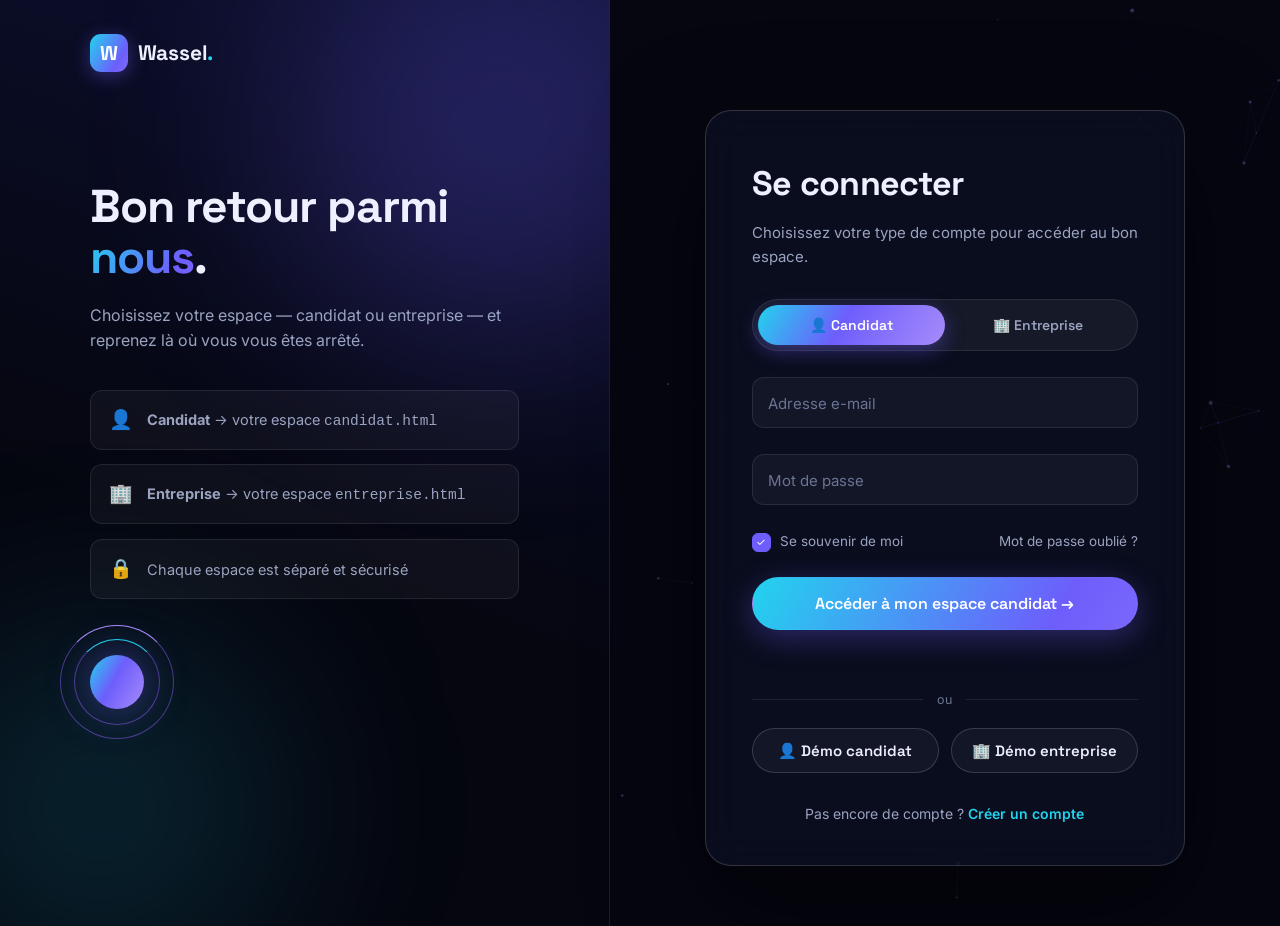
<file: login.html>
<!DOCTYPE html>
<html lang="fr" dir="ltr">
<head>
<meta charset="UTF-8" />
<meta name="viewport" content="width=device-width, initial-scale=1.0" />
<title>Connexion — Wassel</title>
<link rel="preconnect" href="https://fonts.googleapis.com" />
<link rel="preconnect" href="https://fonts.gstatic.com" crossorigin />
<link href="https://fonts.googleapis.com/css2?family=Space+Grotesk:wght@400;500;600;700&family=Inter:wght@400;500;600;700;800&family=JetBrains+Mono:wght@400;600&display=swap" rel="stylesheet" />
<link rel="stylesheet" href="assets/style.css?v=2" />
<link rel="icon" href="data:image/svg+xml,<svg xmlns='http://www.w3.org/2000/svg' viewBox='0 0 100 100'><rect width='100' height='100' rx='24' fill='%236d5efc'/><path d='M25 32l11 36 14-28 14 28 11-36' stroke='white' stroke-width='7' fill='none' stroke-linecap='round' stroke-linejoin='round'/></svg>" />
</head>
<body class="auth-body">

<div class="cursor-dot" id="cursorDot"></div>
<canvas id="neuralCanvas" class="neural-canvas"></canvas>

<div class="auth-layout auth-layout-login">
  <aside class="auth-aside">
    <div class="auth-glow auth-glow-1"></div>
    <div class="auth-glow auth-glow-2"></div>
    <a class="brand auth-brand" href="index.html">
      <span class="brand-mark">W</span>
      <span class="brand-name">Wassel<span class="brand-dot">.</span></span>
    </a>
    <h2 class="auth-aside-title">Bon retour parmi <span class="gradient-text">nous</span>.</h2>
    <p class="auth-aside-sub">Choisissez votre espace — candidat ou entreprise — et reprenez là où vous vous êtes arrêté.</p>

    <div class="auth-aside-points">
      <div class="aside-point reveal" data-delay="0"><span class="point-icon">👤</span> <span><b>Candidat</b> → votre espace <code>candidat.html</code></span></div>
      <div class="aside-point reveal" data-delay="1"><span class="point-icon">🏢</span> <span><b>Entreprise</b> → votre espace <code>entreprise.html</code></span></div>
      <div class="aside-point reveal" data-delay="2"><span class="point-icon">🔒</span> Chaque espace est séparé et sécurisé</div>
    </div>

    <div class="auth-aside-visual" aria-hidden="true">
      <div class="mini-core"><span></span><span></span><span></span></div>
    </div>
  </aside>

  <main class="auth-main">
    <div class="auth-card auth-card-login">
      <h1 class="auth-title">Se connecter</h1>
      <p class="auth-sub">Choisissez votre type de compte pour accéder au bon espace.</p>

      <!-- role switch -->
      <div class="role-switch" id="loginRoleSwitch">
        <button type="button" class="role-switch-btn is-active" data-login-role="candidat">👤 Candidat</button>
        <button type="button" class="role-switch-btn" data-login-role="entreprise">🏢 Entreprise</button>
        <span class="role-switch-slider" id="roleSwitchSlider"></span>
      </div>

      <form id="loginForm" novalidate>
        <div class="field">
          <input type="email" id="loginEmail" placeholder=" " required autocomplete="email" />
          <label for="loginEmail">Adresse e-mail</label>
          <span class="field-line"></span>
        </div>
        <div class="field">
          <input type="password" id="loginPass" placeholder=" " required autocomplete="current-password" />
          <label for="loginPass">Mot de passe</label>
          <span class="field-line"></span>
        </div>

        <div class="login-row">
          <label class="remember"><input type="checkbox" id="rememberMe" checked /><span class="checkbox-ui"></span> Se souvenir de moi</label>
          <a class="forgot" href="#">Mot de passe oublié ?</a>
        </div>

        <button class="btn btn-primary btn-lg btn-block" type="submit" id="loginBtn">
          <span class="btn-label" id="loginBtnLabel">Accéder à mon espace candidat <span class="btn-arrow">→</span></span>
          <span class="btn-loading" aria-hidden="true">
            <span class="spinner"></span> Vérification…
          </span>
        </button>

        <div class="form-error" id="loginError" role="alert"></div>
      </form>

      <div class="login-divider"><span>ou</span></div>

      <div class="demo-buttons">
        <button class="btn btn-outline" type="button" data-demo="candidat">👤 Démo candidat</button>
        <button class="btn btn-outline" type="button" data-demo="entreprise">🏢 Démo entreprise</button>
      </div>

      <p class="auth-switch">Pas encore de compte ? <a href="signup.html">Créer un compte</a></p>
    </div>
  </main>
</div>

<script src="assets/app.js"></script>
</body>
</html>
</file>
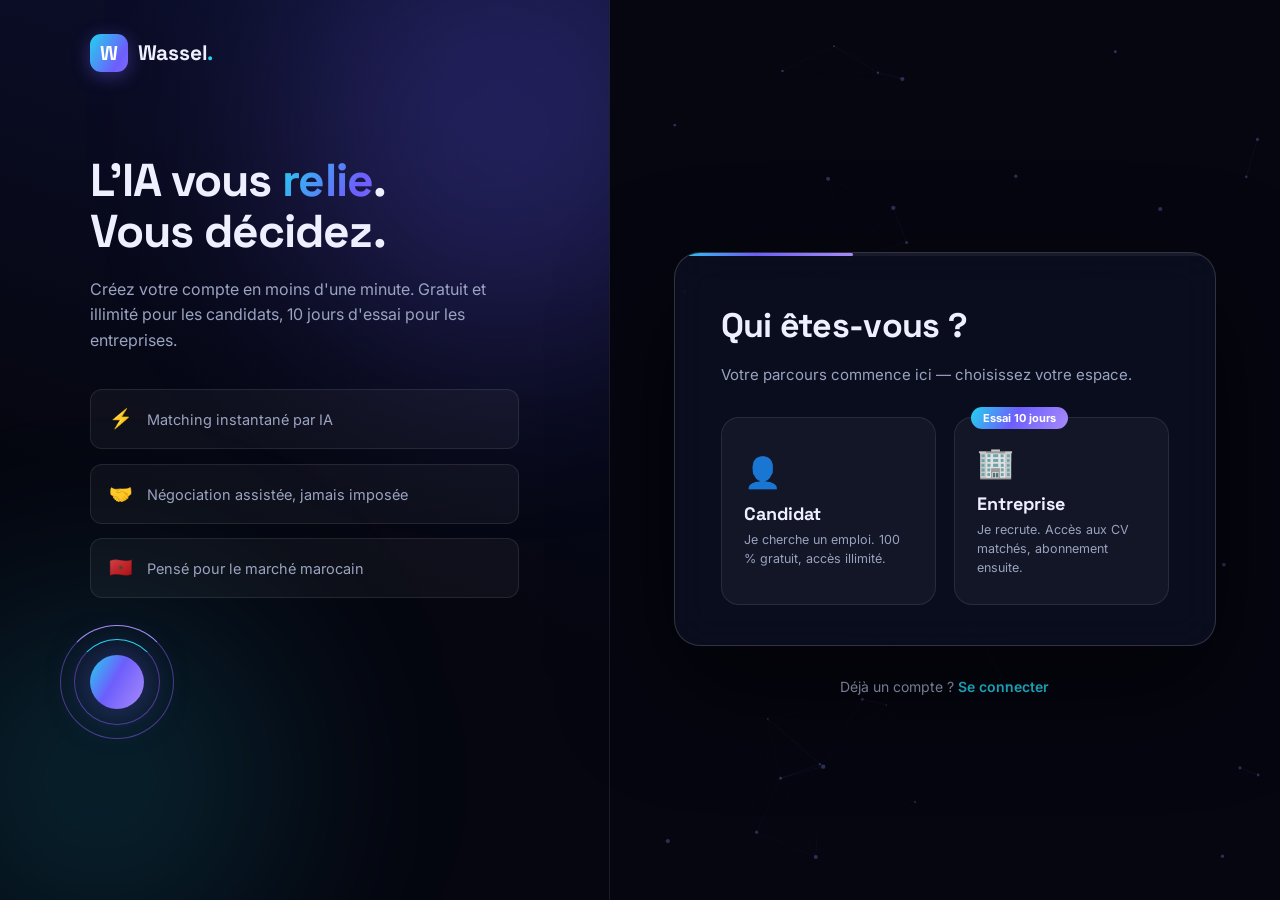
<file: signup.html>
<!DOCTYPE html>
<html lang="fr" dir="ltr">
<head>
<meta charset="UTF-8" />
<meta name="viewport" content="width=device-width, initial-scale=1.0" />
<title>Créer un compte — Wassel</title>
<link rel="preconnect" href="https://fonts.googleapis.com" />
<link rel="preconnect" href="https://fonts.gstatic.com" crossorigin />
<link href="https://fonts.googleapis.com/css2?family=Space+Grotesk:wght@400;500;600;700&family=Inter:wght@400;500;600;700;800&family=JetBrains+Mono:wght@400;600&display=swap" rel="stylesheet" />
<link rel="stylesheet" href="assets/style.css?v=2" />
<link rel="icon" href="data:image/svg+xml,<svg xmlns='http://www.w3.org/2000/svg' viewBox='0 0 100 100'><rect width='100' height='100' rx='24' fill='%236d5efc'/><path d='M25 32l11 36 14-28 14 28 11-36' stroke='white' stroke-width='7' fill='none' stroke-linecap='round' stroke-linejoin='round'/></svg>" />
</head>
<body class="auth-body">

<div class="cursor-dot" id="cursorDot"></div>
<canvas id="neuralCanvas" class="neural-canvas"></canvas>

<div class="auth-layout">
  <!-- Left : brand panel -->
  <aside class="auth-aside">
    <div class="auth-glow auth-glow-1"></div>
    <div class="auth-glow auth-glow-2"></div>
    <a class="brand auth-brand" href="index.html">
      <span class="brand-mark">W</span>
      <span class="brand-name">Wassel<span class="brand-dot">.</span></span>
    </a>
    <h2 class="auth-aside-title">L'IA vous <span class="gradient-text">relie</span>.<br />Vous décidez.</h2>
    <p class="auth-aside-sub">
      Créez votre compte en moins d'une minute. Gratuit et illimité pour les candidats,
      10 jours d'essai pour les entreprises.
    </p>

    <div class="auth-aside-points">
      <div class="aside-point reveal" data-delay="0"><span class="point-icon">⚡</span> Matching instantané par IA</div>
      <div class="aside-point reveal" data-delay="1"><span class="point-icon">🤝</span> Négociation assistée, jamais imposée</div>
      <div class="aside-point reveal" data-delay="2"><span class="point-icon">🇲🇦</span> Pensé pour le marché marocain</div>
    </div>

    <div class="auth-aside-visual" aria-hidden="true">
      <div class="mini-core"><span></span><span></span><span></span></div>
    </div>
  </aside>

  <!-- Right : form -->
  <main class="auth-main">
    <div class="auth-card" id="authCard">
      <div class="auth-progress"><span id="authProgressBar"></span></div>

      <!-- STEP 1 : role -->
      <section class="auth-step is-active" data-step="1">
        <h1 class="auth-title">Qui êtes-vous ?</h1>
        <p class="auth-sub">Votre parcours commence ici — choisissez votre espace.</p>

        <div class="role-cards">
          <button class="role-card" data-role="candidat" type="button">
            <span class="role-icon">👤</span>
            <span class="role-name">Candidat</span>
            <span class="role-desc">Je cherche un emploi. 100 % gratuit, accès illimité.</span>
            <span class="role-check">✓</span>
          </button>
          <button class="role-card" data-role="entreprise" type="button">
            <span class="role-flag">Essai 10 jours</span>
            <span class="role-icon">🏢</span>
            <span class="role-name">Entreprise</span>
            <span class="role-desc">Je recrute. Accès aux CV matchés, abonnement ensuite.</span>
            <span class="role-check">✓</span>
          </button>
        </div>
      </section>

      <!-- STEP 2 : account -->
      <section class="auth-step" data-step="2">
        <h1 class="auth-title">Votre compte <span class="role-pill" id="rolePill">Candidat</span></h1>
        <p class="auth-sub">Quelques informations et vous êtes dans l'espace <span id="roleEcho">candidat</span>.</p>

        <form id="accountForm" novalidate>
          <div class="field">
            <input type="text" id="accName" placeholder=" " required autocomplete="name" />
            <label for="accName">Nom complet / Entreprise</label>
            <span class="field-line"></span>
          </div>
          <div class="field">
            <input type="email" id="accEmail" placeholder=" " required autocomplete="email" />
            <label for="accEmail">Adresse e-mail</label>
            <span class="field-line"></span>
          </div>
          <div class="field">
            <input type="password" id="accPass" placeholder=" " required minlength="6" autocomplete="new-password" />
            <label for="accPass">Mot de passe</label>
            <span class="field-line"></span>
            <div class="pass-strength"><span id="passStrengthBar"></span></div>
          </div>

          <div class="form-row">
            <button class="btn btn-ghost" type="button" id="backToRole">← Retour</button>
            <button class="btn btn-primary" type="submit" id="toTrial">Continuer <span class="btn-arrow">→</span></button>
          </div>
        </form>
      </section>

      <!-- STEP 3a : trial summary (entreprise) -->
      <section class="auth-step" data-step="3-entreprise">
        <h1 class="auth-title">Votre essai de <span class="gradient-text">10 jours</span></h1>
        <p class="auth-sub">Voici ce que couvre votre essai gratuit — sans carte bancaire.</p>

        <div class="trial-timeline">
          <div class="trial-day"><span class="day-dot"></span><div><strong>Jours 1–2</strong><em>Publication d'offres + analyse des premiers CV matchés</em></div></div>
          <div class="trial-day"><span class="day-dot"></span><div><strong>Jours 3–7</strong><em>Filtrage par score, contact avec jusqu'à 2 candidats</em></div></div>
          <div class="trial-day"><span class="day-dot"></span><div><strong>Jours 8–10</strong><em>Chambre de négociation + statistiques complètes</em></div></div>
        </div>

        <div class="cancel-note">
          <span class="cancel-icon">ℹ️</span>
          Bouton d'annulation visible à tout moment dans les paramètres du compte, avec confirmation animée. Aucun prélèvement pendant l'essai.
        </div>

        <div class="form-row form-row-single">
          <button class="btn btn-primary btn-lg btn-block" type="button" id="finishEntreprise">Créer mon espace entreprise <span class="btn-arrow">→</span></button>
        </div>
      </section>

      <!-- STEP 3b : success -->
      <section class="auth-step auth-success" data-step="4">
        <div class="success-check">
          <svg viewBox="0 0 80 80">
            <circle cx="40" cy="40" r="36" class="check-circle" />
            <path d="M24 41 L35 52 L57 30" class="check-mark" />
          </svg>
        </div>
        <h1 class="auth-title">Bienvenue sur Wassel, <span class="gradient-text" id="successName">vous</span> !</h1>
        <p class="auth-sub" id="successText">Votre espace est prêt. Direction le tableau de bord…</p>
        <div class="loading-rail"><span></span></div>
      </section>
    </div>

    <p class="auth-switch">Déjà un compte ? <a href="login.html">Se connecter</a></p>
  </main>
</div>

<script src="assets/app.js"></script>
</body>
</html>
</file>
<file: assets/style.css>
/* ============================================================
   WASSEL — Design System
   Dark, cinematic, AI-themed. Pure CSS, zero dependencies.
   ============================================================ */

:root {
  --bg: #05060f;
  --bg-2: #0a0d1e;
  --bg-3: #0e1228;
  --surface: rgba(255, 255, 255, 0.04);
  --surface-2: rgba(255, 255, 255, 0.07);
  --border: rgba(255, 255, 255, 0.09);
  --border-strong: rgba(255, 255, 255, 0.16);

  --text: #eef0ff;
  --muted: #9aa3c0;
  --muted-2: #6b7494;

  --primary: #6d5efc;
  --primary-2: #8b5cf6;
  --cyan: #22d3ee;
  --violet: #a78bfa;
  --green: #34d399;
  --red: #fb7185;
  --amber: #fbbf24;

  --grad: linear-gradient(120deg, var(--cyan) 0%, var(--primary) 45%, var(--violet) 100%);
  --grad-soft: linear-gradient(120deg, rgba(34,211,238,.14), rgba(109,94,252,.14), rgba(167,139,250,.14));

  --font-display: "Space Grotesk", sans-serif;
  --font-body: "Inter", sans-serif;
  --font-mono: "JetBrains Mono", monospace;

  --radius: 18px;
  --radius-sm: 12px;
  --radius-lg: 26px;

  --nav-h: 76px;
  --ease-out: cubic-bezier(.16, 1, .3, 1);
  --ease-spring: cubic-bezier(.34, 1.56, .64, 1);
}

/* ============ RESET / BASE ============ */
*, *::before, *::after { box-sizing: border-box; margin: 0; padding: 0; }

html { scroll-behavior: smooth; }

body {
  font-family: var(--font-body);
  background: var(--bg);
  color: var(--text);
  line-height: 1.6;
  overflow-x: hidden;
  -webkit-font-smoothing: antialiased;
}

img { max-width: 100%; display: block; }
a { color: inherit; text-decoration: none; }
button { font-family: inherit; cursor: pointer; }
input, output { font-family: inherit; }

::selection { background: rgba(109, 94, 252, .4); }

::-webkit-scrollbar { width: 10px; }
::-webkit-scrollbar-track { background: var(--bg); }
::-webkit-scrollbar-thumb { background: #23284a; border-radius: 8px; }
::-webkit-scrollbar-thumb:hover { background: #323a66; }

.container { width: min(1180px, 92%); margin-inline: auto; }

.gradient-text {
  background: var(--grad);
  -webkit-background-clip: text;
  background-clip: text;
  color: transparent;
  background-size: 200% 100%;
  animation: gradientShift 6s ease-in-out infinite;
}

@keyframes gradientShift {
  0%, 100% { background-position: 0% 50%; }
  50% { background-position: 100% 50%; }
}

/* ============ CURSOR + NEURAL CANVAS ============ */
.cursor-dot {
  position: fixed; top: 0; left: 0; width: 10px; height: 10px;
  background: var(--cyan); border-radius: 50%;
  pointer-events: none; z-index: 9999;
  transform: translate(-50%, -50%);
  box-shadow: 0 0 12px rgba(34, 211, 238, .8);
  mix-blend-mode: screen;
  transition: width .25s, height .25s, background .25s;
}
.cursor-dot.is-hover { width: 26px; height: 26px; background: rgba(139, 92, 246, .55); }
@media (hover: none) { .cursor-dot { display: none; } }

.neural-canvas {
  position: fixed; inset: 0; z-index: 0;
  pointer-events: none;
  opacity: .55;
}

/* ============ PRELOADER ============ */
.preloader {
  position: fixed; inset: 0; z-index: 10000;
  background: var(--bg);
  display: flex; flex-direction: column; align-items: center; justify-content: center;
  gap: 26px;
  transition: opacity .7s var(--ease-out), visibility .7s;
}
.preloader.is-done { opacity: 0; visibility: hidden; }

.preloader-logo {
  width: 84px; height: 84px; border-radius: 24px;
  background: var(--grad); background-size: 200% 100%;
  display: grid; place-items: center;
  font-family: var(--font-display); font-size: 42px; font-weight: 700; color: #fff;
  animation: logoPulse 1.6s ease-in-out infinite, gradientShift 3s linear infinite;
  box-shadow: 0 0 60px rgba(109, 94, 252, .45);
}
@keyframes logoPulse {
  0%, 100% { transform: scale(1) rotate(0deg); }
  50% { transform: scale(1.08) rotate(3deg); }
}

.preloader-bar {
  width: 220px; height: 4px; border-radius: 4px;
  background: rgba(255, 255, 255, .08); overflow: hidden;
}
.preloader-bar span {
  display: block; height: 100%; width: 40%;
  background: var(--grad); border-radius: 4px;
  animation: barSlide 1.4s var(--ease-out) infinite;
}
@keyframes barSlide {
  0% { transform: translateX(-100%); }
  100% { transform: translateX(560%); }
}

.preloader-text { font-size: 14px; color: var(--muted); letter-spacing: .04em; }
.preloader-status {
  font-family: var(--font-mono); font-size: 11px; color: var(--muted-2);
  letter-spacing: .12em; text-transform: uppercase;
  animation: statusFade 2.4s ease-in-out infinite;
}
@keyframes statusFade { 0%, 100% { opacity: .4; } 50% { opacity: 1; } }

/* ============ BUTTONS ============ */
.btn {
  position: relative; display: inline-flex; align-items: center; justify-content: center;
  gap: 8px; padding: 12px 22px;
  border-radius: 999px; border: 1px solid transparent;
  font-family: var(--font-display); font-weight: 600; font-size: 15px;
  color: var(--text); background: none;
  transition: transform .35s var(--ease-spring), box-shadow .35s, background .3s, border-color .3s, color .3s;
  overflow: hidden; white-space: nowrap;
}
.btn::before {
  content: ""; position: absolute; inset: 0; border-radius: inherit;
  background: radial-gradient(120px circle at var(--mx, 50%) var(--my, 50%), rgba(255,255,255,.18), transparent 60%);
  opacity: 0; transition: opacity .3s; pointer-events: none;
}
.btn:hover::before { opacity: 1; }
.btn:active { transform: scale(.97); }

.btn-primary {
  background: var(--grad); background-size: 180% 100%;
  color: #fff;
  box-shadow: 0 8px 30px rgba(109, 94, 252, .35);
}
.btn-primary:hover { box-shadow: 0 10px 42px rgba(109, 94, 252, .55); animation: gradientShift 2s linear infinite; }

.btn-outline { border-color: var(--border-strong); background: var(--surface); }
.btn-outline:hover { border-color: rgba(139, 92, 246, .6); background: rgba(139, 92, 246, .1); }

.btn-ghost { color: var(--muted); }
.btn-ghost:hover { color: var(--text); background: var(--surface); }

.btn-lg { padding: 15px 30px; font-size: 16px; }
.btn-block { width: 100%; }

.btn-arrow { display: inline-block; transition: transform .35s var(--ease-spring); }
.btn:hover .btn-arrow { transform: translateX(5px); }

.btn .btn-loading { display: none; }
.btn.is-loading { pointer-events: none; }
.btn.is-loading .btn-label { display: none; }
.btn.is-loading .btn-loading { display: inline-flex; align-items: center; gap: 10px; }

.spinner {
  width: 18px; height: 18px; border-radius: 50%;
  border: 2.5px solid rgba(255,255,255,.25); border-top-color: #fff;
  animation: spin .8s linear infinite;
}
@keyframes spin { to { transform: rotate(360deg); } }

/* ============ NAVBAR ============ */
.navbar {
  position: fixed; top: 0; left: 0; right: 0; z-index: 1000;
  height: var(--nav-h);
  transition: background .4s, border-color .4s, backdrop-filter .4s;
  border-bottom: 1px solid transparent;
}
.navbar.is-scrolled {
  background: rgba(5, 6, 15, .78);
  backdrop-filter: blur(18px) saturate(1.4);
  -webkit-backdrop-filter: blur(18px) saturate(1.4);
  border-bottom-color: var(--border);
}
.nav-inner {
  width: min(1240px, 94%); margin-inline: auto; height: 100%;
  display: flex; align-items: center; justify-content: space-between; gap: 20px;
}

.brand { display: inline-flex; align-items: center; gap: 10px; }
.brand-mark {
  width: 38px; height: 38px; border-radius: 11px;
  background: var(--grad); background-size: 200% 100%;
  display: grid; place-items: center;
  font-family: var(--font-display); font-weight: 700; font-size: 20px; color: #fff;
  box-shadow: 0 4px 18px rgba(109, 94, 252, .4);
  animation: gradientShift 8s ease infinite;
}
.brand-name { font-family: var(--font-display); font-weight: 700; font-size: 21px; letter-spacing: -.01em; }
.brand-dot { color: var(--cyan); }

.nav-links { display: flex; gap: 4px; }
.nav-links a {
  position: relative; padding: 8px 14px; border-radius: 999px;
  font-size: 14.5px; font-weight: 500; color: var(--muted);
  transition: color .3s;
}
.nav-links a::after {
  content: ""; position: absolute; left: 14px; right: 14px; bottom: 4px; height: 2px;
  background: var(--grad); border-radius: 2px;
  transform: scaleX(0); transform-origin: left;
  transition: transform .35s var(--ease-out);
}
.nav-links a:hover { color: var(--text); }
.nav-links a:hover::after { transform: scaleX(1); }

.nav-cta { display: flex; align-items: center; gap: 10px; }

.burger { display: none; background: none; border: none; width: 40px; height: 40px; position: relative; z-index: 1002; }
.burger span {
  display: block; width: 22px; height: 2px; background: var(--text);
  margin: 5px auto; border-radius: 2px;
  transition: transform .35s var(--ease-out), opacity .25s;
}
.burger.is-open span:nth-child(1) { transform: translateY(7px) rotate(45deg); }
.burger.is-open span:nth-child(2) { opacity: 0; }
.burger.is-open span:nth-child(3) { transform: translateY(-7px) rotate(-45deg); }

/* ============ HERO ============ */
.hero {
  position: relative; min-height: 100vh;
  display: flex; align-items: center;
  padding: calc(var(--nav-h) + 40px) 0 80px;
  overflow: clip;
}
.hero-bg-grid {
  position: absolute; inset: 0; z-index: 0;
  background-image:
    linear-gradient(rgba(255,255,255,.035) 1px, transparent 1px),
    linear-gradient(90deg, rgba(255,255,255,.035) 1px, transparent 1px);
  background-size: 56px 56px;
  mask-image: radial-gradient(ellipse 90% 70% at 50% 30%, #000 30%, transparent 75%);
  -webkit-mask-image: radial-gradient(ellipse 90% 70% at 50% 30%, #000 30%, transparent 75%);
  animation: gridDrift 30s linear infinite;
}
@keyframes gridDrift {
  0% { background-position: 0 0, 0 0; }
  100% { background-position: 56px 112px, 112px 56px; }
}

.hero-glow { position: absolute; border-radius: 50%; filter: blur(110px); z-index: 0; pointer-events: none; }
.hero-glow-1 { width: 560px; height: 560px; background: rgba(109, 94, 252, .22); top: -140px; left: -120px; animation: glowFloat 14s ease-in-out infinite; }
.hero-glow-2 { width: 480px; height: 480px; background: rgba(34, 211, 238, .13); bottom: -100px; right: -80px; animation: glowFloat 18s ease-in-out infinite reverse; }
@keyframes glowFloat {
  0%, 100% { transform: translate(0, 0) scale(1); }
  50% { transform: translate(50px, 30px) scale(1.1); }
}

.hero-container {
  position: relative; z-index: 2;
  display: grid; grid-template-columns: 1.05fr .95fr; gap: 48px; align-items: center;
}

.hero-badge {
  display: inline-flex; align-items: center; gap: 10px;
  padding: 8px 16px; border-radius: 999px;
  background: var(--surface); border: 1px solid var(--border);
  font-size: 13px; font-weight: 500; color: var(--muted);
  margin-bottom: 26px;
}
.pulse-dot {
  width: 8px; height: 8px; border-radius: 50%; background: var(--green);
  box-shadow: 0 0 0 0 rgba(52, 211, 153, .6);
  animation: pulseDot 2s ease-out infinite;
}
@keyframes pulseDot {
  0% { box-shadow: 0 0 0 0 rgba(52, 211, 153, .6); }
  70% { box-shadow: 0 0 0 10px rgba(52, 211, 153, 0); }
  100% { box-shadow: 0 0 0 0 rgba(52, 211, 153, 0); }
}

.hero-title {
  font-family: var(--font-display);
  font-size: clamp(42px, 6.4vw, 78px);
  line-height: 1.04; letter-spacing: -.025em;
  font-weight: 700; margin-bottom: 24px;
}
.hero-line { display: block; overflow: hidden; }
.hero-word {
  display: inline-block;
  transform: translateY(110%) rotate(4deg);
  animation: wordUp .9s var(--ease-out) forwards;
  animation-delay: calc(var(--wi, 0) * 90ms + 200ms);
}
@keyframes wordUp { to { transform: translateY(0) rotate(0); } }

.hero-sub { font-size: 17.5px; color: var(--muted); max-width: 520px; margin-bottom: 34px; }
.hero-sub strong { color: var(--text); }
.hero-sub em { color: var(--violet); font-style: normal; font-weight: 600; }

.hero-actions { display: flex; gap: 14px; flex-wrap: wrap; margin-bottom: 44px; }

.hero-stats { display: flex; gap: 40px; flex-wrap: wrap; }
.stat-num {
  font-family: var(--font-display); font-size: 32px; font-weight: 700;
  background: var(--grad); -webkit-background-clip: text; background-clip: text; color: transparent;
}
.stat-label { font-size: 13px; color: var(--muted-2); margin-top: 2px; }

.scroll-hint {
  position: absolute; left: 50%; bottom: 26px; transform: translateX(-50%);
  display: flex; flex-direction: column; align-items: center; gap: 8px;
  font-size: 11px; letter-spacing: .2em; text-transform: uppercase; color: var(--muted-2);
  z-index: 3;
}
.mouse {
  width: 22px; height: 34px; border: 1.5px solid var(--muted-2); border-radius: 12px;
  display: flex; justify-content: center; padding-top: 6px;
}
.wheel { width: 3px; height: 7px; background: var(--cyan); border-radius: 3px; animation: wheelScroll 1.6s ease-in-out infinite; }
@keyframes wheelScroll { 0% { transform: translateY(0); opacity: 1; } 70% { transform: translateY(10px); opacity: 0; } 100% { transform: translateY(0); opacity: 0; } }

/* ============ MATCH SCENE (hero visual) ============ */
.match-scene { position: relative; height: 620px; }

.orbit {
  position: absolute; top: 50%; left: 50%;
  border: 1px dashed rgba(255, 255, 255, .08);
  border-radius: 50%;
  transform: translate(-50%, -50%);
}
.orbit-1 { width: 300px; height: 300px; animation: orbitSpin 26s linear infinite; }
.orbit-2 { width: 440px; height: 440px; animation: orbitSpin 40s linear infinite reverse; }
.orbit-3 { width: 580px; height: 580px; opacity: .5; animation: orbitSpin 60s linear infinite; }
@keyframes orbitSpin { to { transform: translate(-50%, -50%) rotate(360deg); } }

.ai-core {
  position: absolute; top: 50%; left: 50%; transform: translate(-50%, -50%);
  width: 110px; height: 110px; border-radius: 50%;
  background: radial-gradient(circle at 35% 30%, #8b7bff, #5a3fd8 60%, #2a1a6e);
  box-shadow: 0 0 60px rgba(109, 94, 252, .55), 0 0 140px rgba(109, 94, 252, .25);
  display: grid; place-items: center;
  animation: coreFloat 6s ease-in-out infinite;
}
@keyframes coreFloat {
  0%, 100% { transform: translate(-50%, -50%) scale(1); }
  50% { transform: translate(-50%, -50%) scale(1.06); }
}
.ai-core-ring {
  position: absolute; inset: -14px; border-radius: 50%;
  border: 1.5px solid rgba(139, 92, 246, .5);
  border-top-color: var(--cyan);
  animation: ringSpin 3.2s linear infinite;
}
.ai-core-ring.ring-2 { inset: -26px; border-top-color: var(--violet); animation-duration: 5s; animation-direction: reverse; }
.ai-core-ring.ring-3 { inset: -38px; border-top-color: rgba(34, 211, 238, .35); animation-duration: 8s; }
@keyframes ringSpin { to { transform: rotate(360deg); } }

.ai-core-label {
  font-family: var(--font-mono); font-size: 11px; letter-spacing: .14em;
  color: rgba(255,255,255,.85); text-transform: uppercase;
}

.core-particle {
  position: absolute; width: 6px; height: 6px; border-radius: 50%;
  background: var(--cyan); box-shadow: 0 0 10px var(--cyan);
  animation: particleOrbit 4s linear infinite;
}
.core-particle:nth-child(4) { --a: 0deg; }
.core-particle:nth-child(5) { --a: 60deg; animation-duration: 5s; }
.core-particle:nth-child(6) { --a: 120deg; animation-duration: 4.6s; background: var(--violet); box-shadow: 0 0 10px var(--violet); }
.core-particle:nth-child(7) { --a: 180deg; animation-duration: 5.4s; background: var(--violet); box-shadow: 0 0 10px var(--violet); }
.core-particle:nth-child(8) { --a: 240deg; animation-duration: 4.4s; }
.core-particle:nth-child(9) { --a: 300deg; animation-duration: 5.8s; }
@keyframes particleOrbit {
  0% { transform: rotate(var(--a)) translateX(70px) rotate(calc(var(--a) * -1)); }
  100% { transform: rotate(calc(var(--a) + 360deg)) translateX(70px) rotate(calc((var(--a) + 360deg) * -1)); }
}

.profile-card {
  position: absolute; z-index: 5;
  display: flex; align-items: center; gap: 12px;
  padding: 14px 18px; border-radius: var(--radius);
  background: rgba(14, 18, 40, .82);
  border: 1px solid var(--border-strong);
  backdrop-filter: blur(14px); -webkit-backdrop-filter: blur(14px);
  box-shadow: 0 18px 50px rgba(0, 0, 0, .45);
  width: 265px;
  animation: profileFloat 7s ease-in-out infinite;
}
@keyframes profileFloat {
  0%, 100% { transform: translateY(0); }
  50% { transform: translateY(-14px); }
}

.profile-candidate { top: 44px; left: 8px; animation-delay: 0s; }
.profile-company { bottom: 44px; right: 8px; animation-delay: -3.5s; }

.profile-card.is-matched { border-color: rgba(52, 211, 153, .7); box-shadow: 0 18px 50px rgba(0,0,0,.45), 0 0 34px rgba(52, 211, 153, .28); }

.profile-avatar {
  width: 46px; height: 46px; border-radius: 14px; flex-shrink: 0;
  display: grid; place-items: center;
  font-family: var(--font-display); font-weight: 700; font-size: 15px; color: #fff;
}
.candidate-avatar { background: linear-gradient(135deg, #22d3ee, #0891b2); }
.company-avatar { background: linear-gradient(135deg, #a78bfa, #7c3aed); }

.profile-name { font-weight: 700; font-size: 14.5px; }
.profile-role { font-size: 12px; color: var(--muted); }
.profile-tags { display: flex; gap: 5px; margin-top: 6px; flex-wrap: wrap; }
.profile-tags span {
  font-size: 10.5px; font-family: var(--font-mono);
  padding: 3px 8px; border-radius: 999px;
  background: rgba(139, 92, 246, .14); border: 1px solid rgba(139, 92, 246, .3);
  color: #c4b5fd;
}
.profile-ping {
  position: absolute; inset: -3px; border-radius: calc(var(--radius) + 3px);
  border: 1.5px solid rgba(34, 211, 238, .55);
  opacity: 0; animation: cardPing 2.6s ease-out infinite;
}
.profile-company .profile-ping { border-color: rgba(167, 139, 250, .55); animation-delay: 1.3s; }
@keyframes cardPing {
  0% { opacity: .8; transform: scale(1); }
  70%, 100% { opacity: 0; transform: scale(1.06); }
}

.beam-svg { position: absolute; inset: 0; width: 100%; height: 100%; z-index: 2; }
.beam-path {
  stroke-dashoffset: 0;
  animation: beamDash 1.2s linear infinite;
  filter: drop-shadow(0 0 6px rgba(139, 92, 246, .8));
  opacity: .35;
  transition: opacity .6s;
}
.beam-path.is-active { opacity: 1; }
@keyframes beamDash { to { stroke-dashoffset: -36; } }

.match-score {
  position: absolute; z-index: 6;
  top: 50%; left: 50%; transform: translate(-50%, -50%) scale(.6);
  display: flex; flex-direction: column; align-items: center; gap: 6px;
  opacity: 0;
  transition: opacity .7s var(--ease-out), transform .7s var(--ease-spring);
  pointer-events: none;
  margin-top: -46px;
}
.match-score.is-visible { opacity: 1; transform: translate(-50%, -50%) scale(1); }
.match-score-ring { position: relative; width: 92px; height: 92px; }
.match-score-ring svg { width: 100%; height: 100%; transform: rotate(-90deg); }
.ring-bg { fill: none; stroke: rgba(255,255,255,.08); stroke-width: 8; }
.ring-fg {
  fill: none; stroke: url(#beamGrad); stroke-width: 8; stroke-linecap: round;
  stroke-dasharray: 327; stroke-dashoffset: 327;
  transition: stroke-dashoffset 1.4s var(--ease-out);
}
.match-score-value {
  position: absolute; inset: 0; display: grid; place-items: center;
  font-family: var(--font-display); font-weight: 700; font-size: 21px;
}
.match-score-label {
  font-size: 11px; font-family: var(--font-mono); letter-spacing: .1em;
  color: var(--muted); text-transform: uppercase;
  background: rgba(5,6,15,.7); padding: 3px 10px; border-radius: 999px;
  border: 1px solid var(--border);
}

.float-chip {
  position: absolute; z-index: 6;
  padding: 9px 15px; border-radius: 999px;
  background: rgba(14, 18, 40, .85);
  border: 1px solid var(--border-strong);
  backdrop-filter: blur(12px); -webkit-backdrop-filter: blur(12px);
  font-size: 12.5px; font-weight: 500; color: var(--muted);
  box-shadow: 0 12px 34px rgba(0,0,0,.4);
  animation: chipFloat 9s ease-in-out infinite;
}
.chip-1 { top: 30px; right: 40px; }
.chip-2 { bottom: 120px; left: -6px; animation-delay: -3s; }
.chip-3 { bottom: 18px; right: 110px; animation-delay: -6s; }
@keyframes chipFloat {
  0%, 100% { transform: translateY(0) rotate(-.5deg); }
  50% { transform: translateY(-12px) rotate(.5deg); }
}

/* ============ SCROLL REVEAL (blur-in) ============ */
.reveal {
  opacity: 0; transform: translateY(34px) scale(.985);
  filter: blur(10px);
  transition:
    opacity .9s var(--ease-out),
    transform .9s var(--ease-out),
    filter .9s var(--ease-out);
  transition-delay: calc(var(--d, 0) * 110ms);
  will-change: opacity, transform, filter;
}
.reveal.is-visible { opacity: 1; transform: translateY(0) scale(1); filter: blur(0); }

/* ============ SECTIONS ============ */
.section { position: relative; z-index: 2; padding: 110px 0; }
.section-head { text-align: center; max-width: 720px; margin: 0 auto 64px; }
.section-kicker {
  display: inline-block;
  font-family: var(--font-mono); font-size: 12px; letter-spacing: .22em;
  text-transform: uppercase; color: var(--cyan);
  margin-bottom: 16px;
}
.section-title {
  font-family: var(--font-display);
  font-size: clamp(30px, 4.4vw, 48px);
  line-height: 1.12; letter-spacing: -.02em; font-weight: 700;
  margin-bottom: 18px;
}
.section-sub { color: var(--muted); font-size: 16.5px; }

/* ============ TECH ============ */
.tech-grid {
  display: grid; grid-template-columns: repeat(4, 1fr); gap: 20px;
  margin-bottom: 70px;
}
.tech-card {
  position: relative;
  padding: 28px 24px; border-radius: var(--radius-lg);
  background: var(--surface); border: 1px solid var(--border);
  transition: transform .5s var(--ease-out), border-color .4s, background .4s, box-shadow .5s;
  transform-style: preserve-3d;
  overflow: hidden;
}
.tech-card::before {
  content: ""; position: absolute; inset: 0;
  background: radial-gradient(320px circle at var(--mx, 50%) var(--my, 50%), rgba(139, 92, 246, .12), transparent 65%);
  opacity: 0; transition: opacity .4s; pointer-events: none;
}
.tech-card:hover { border-color: rgba(139, 92, 246, .45); box-shadow: 0 24px 60px rgba(0, 0, 0, .4); }
.tech-card:hover::before { opacity: 1; }

.tech-icon {
  width: 52px; height: 52px; border-radius: 16px;
  background: var(--grad-soft); border: 1px solid var(--border);
  display: grid; place-items: center; font-size: 24px;
  margin-bottom: 18px;
  transition: transform .5s var(--ease-spring);
}
.tech-card:hover .tech-icon { transform: translateY(-4px) scale(1.08); }

.tech-card h3 { font-family: var(--font-display); font-size: 18px; margin-bottom: 10px; }
.tech-card p { font-size: 13.5px; color: var(--muted); margin-bottom: 18px; }

.tech-meter { height: 6px; border-radius: 6px; background: rgba(255,255,255,.07); overflow: hidden; }
.tech-meter span {
  display: block; height: 100%; width: var(--w, 50%);
  background: var(--grad); border-radius: 6px;
  transform: scaleX(0); transform-origin: left;
  transition: transform 1.4s var(--ease-out) .3s;
}
.tech-card.is-visible .tech-meter span { transform: scaleX(1); }
.tech-meter-label { font-size: 11px; color: var(--muted-2); margin-top: 8px; font-family: var(--font-mono); }

.tech-figure { margin: 0; }
.tech-figure-frame {
  position: relative; border-radius: var(--radius-lg); overflow: hidden;
  border: 1px solid var(--border-strong);
  box-shadow: 0 40px 100px rgba(0, 0, 0, .5);
  transform-style: preserve-3d;
}
.tech-figure-frame::after {
  content: ""; position: absolute; inset: 0;
  background: linear-gradient(180deg, transparent 55%, rgba(5, 6, 15, .88));
  pointer-events: none;
}
.tech-figure-frame::before {
  content: ""; position: absolute; inset: 0; z-index: 2;
  background: linear-gradient(115deg, transparent 30%, rgba(255,255,255,.09) 48%, transparent 62%);
  background-size: 250% 100%;
  animation: sheen 5.5s ease-in-out infinite;
  pointer-events: none;
}
@keyframes sheen {
  0%, 60% { background-position: 130% 0; }
  100% { background-position: -130% 0; }
}
.tech-figure img { width: 100%; height: 420px; object-fit: cover; }
.tech-figure figcaption {
  position: absolute; left: 28px; bottom: 24px; z-index: 3;
  display: flex; align-items: center; gap: 14px;
  font-size: 14.5px; color: var(--muted);
}
.fig-line { width: 34px; height: 2px; background: var(--grad); border-radius: 2px; flex-shrink: 0; }

/* ============ PROCESS ============ */
.steps {
  display: grid; grid-template-columns: repeat(4, 1fr); gap: 20px;
  counter-reset: step;
  position: relative;
}
.step {
  position: relative;
  padding: 30px 24px; border-radius: var(--radius-lg);
  background: var(--surface); border: 1px solid var(--border);
  transition: transform .5s var(--ease-out), border-color .4s, box-shadow .5s;
  overflow: hidden;
}
.step::after {
  content: ""; position: absolute; left: 0; right: 0; top: 0; height: 2.5px;
  background: var(--grad);
  transform: scaleX(0); transform-origin: left;
  transition: transform .6s var(--ease-out);
}
.step:hover { transform: translateY(-8px); border-color: rgba(139, 92, 246, .4); box-shadow: 0 26px 60px rgba(0,0,0,.42); }
.step:hover::after { transform: scaleX(1); }

.step-num {
  position: absolute; top: 18px; right: 20px;
  font-family: var(--font-display); font-weight: 700; font-size: 44px;
  color: rgba(255, 255, 255, .055); line-height: 1;
}
.step-icon {
  width: 54px; height: 54px; border-radius: 16px;
  background: var(--grad-soft); border: 1px solid var(--border);
  display: grid; place-items: center; font-size: 25px;
  margin-bottom: 18px;
}
.step h3 { font-family: var(--font-display); font-size: 17.5px; margin-bottom: 10px; }
.step p { font-size: 13.5px; color: var(--muted); }

/* ============ NEGOTIATION DEMO ============ */
.nego-section { background: linear-gradient(180deg, transparent, rgba(109, 94, 252, .05) 40%, transparent); }
.nego-demo { max-width: 780px; margin: 0 auto; }
.nego-panel {
  padding: 36px; border-radius: var(--radius-lg);
  background: rgba(14, 18, 40, .6);
  border: 1px solid var(--border-strong);
  backdrop-filter: blur(16px); -webkit-backdrop-filter: blur(16px);
  box-shadow: 0 30px 90px rgba(0, 0, 0, .45);
}
.nego-side { margin-bottom: 30px; }
.nego-side-head {
  display: flex; align-items: center; gap: 9px;
  font-family: var(--font-display); font-weight: 600; font-size: 14.5px;
  margin-bottom: 12px; color: var(--muted);
}
.nego-dot { width: 9px; height: 9px; border-radius: 50%; }
.company-dot { background: var(--violet); box-shadow: 0 0 10px var(--violet); }
.candidate-dot { background: var(--cyan); box-shadow: 0 0 10px var(--cyan); }

.nego-side label { display: block; font-size: 12.5px; color: var(--muted-2); margin-bottom: 10px; }
.nego-input-wrap { display: flex; align-items: center; gap: 18px; }
.nego-input-wrap output {
  font-family: var(--font-mono); font-size: 15px; font-weight: 600;
  min-width: 96px; text-align: right; color: var(--text);
}

input[type="range"] {
  -webkit-appearance: none; appearance: none;
  flex: 1; height: 6px; border-radius: 6px;
  background: linear-gradient(90deg, var(--violet) var(--fill, 50%), rgba(255,255,255,.09) var(--fill, 50%));
  outline: none;
}
#negoCandidate { background: linear-gradient(90deg, var(--cyan) var(--fill, 50%), rgba(255,255,255,.09) var(--fill, 50%)); }
input[type="range"]::-webkit-slider-thumb {
  -webkit-appearance: none; appearance: none;
  width: 22px; height: 22px; border-radius: 50%;
  background: #fff; border: 5px solid var(--primary);
  box-shadow: 0 0 0 5px rgba(109, 94, 252, .2), 0 4px 14px rgba(0,0,0,.4);
  cursor: grab; transition: transform .25s var(--ease-spring);
}
#negoCandidate::-webkit-slider-thumb { border-color: var(--cyan); box-shadow: 0 0 0 5px rgba(34, 211, 238, .2), 0 4px 14px rgba(0,0,0,.4); }
input[type="range"]::-webkit-slider-thumb:hover { transform: scale(1.15); }
input[type="range"]::-moz-range-thumb {
  width: 12px; height: 12px; border-radius: 50%;
  background: #fff; border: 5px solid var(--primary); cursor: grab;
}

.nego-zone-bar {
  position: relative; height: 14px; border-radius: 10px;
  background: rgba(255, 255, 255, .06); overflow: hidden;
  margin-bottom: 18px;
}
.zone-overlap {
  position: absolute; top: 0; bottom: 0;
  background: linear-gradient(90deg, rgba(34, 211, 238, .75), rgba(52, 211, 153, .75));
  border-radius: 10px;
  box-shadow: 0 0 22px rgba(52, 211, 153, .5);
  transition: left .5s var(--ease-out), width .5s var(--ease-out), opacity .5s;
}
.nego-verdict {
  font-family: var(--font-display); font-size: 19px; font-weight: 700;
  margin-bottom: 8px;
}
.nego-verdict.ok { color: var(--green); }
.nego-verdict.no { color: var(--red); }
.nego-median { font-size: 14.5px; color: var(--muted); }
.nego-median strong { color: var(--green); font-family: var(--font-mono); }
.nego-disclaimer {
  margin-top: 24px; padding: 14px 18px; border-radius: var(--radius-sm);
  background: rgba(251, 191, 36, .07); border: 1px solid rgba(251, 191, 36, .22);
  font-size: 13px; color: #d4c08a;
}

/* ============ PRICING ============ */
.pricing-grid {
  display: grid; grid-template-columns: repeat(2, minmax(0, 430px));
  justify-content: center; gap: 26px; align-items: stretch;
}
.price-card {
  position: relative;
  padding: 40px 34px; border-radius: var(--radius-lg);
  background: var(--surface); border: 1px solid var(--border);
  display: flex; flex-direction: column;
  transition: transform .5s var(--ease-out), border-color .4s, box-shadow .5s;
}
.price-card:hover { transform: translateY(-8px); box-shadow: 0 30px 70px rgba(0,0,0,.45); }

.price-card-featured {
  border-color: rgba(139, 92, 246, .55);
  background: linear-gradient(180deg, rgba(139, 92, 246, .1), rgba(14, 18, 40, .6));
  box-shadow: 0 30px 80px rgba(109, 94, 252, .18);
}
.price-card-featured:hover { border-color: rgba(139, 92, 246, .9); box-shadow: 0 34px 90px rgba(109, 94, 252, .3); }

.price-flag {
  position: absolute; top: -15px; left: 50%; transform: translateX(-50%);
  padding: 7px 18px; border-radius: 999px;
  background: var(--grad); color: #fff;
  font-size: 12.5px; font-weight: 700; font-family: var(--font-display);
  white-space: nowrap;
  box-shadow: 0 8px 24px rgba(109, 94, 252, .45);
  animation: flagBob 3.4s ease-in-out infinite;
}
@keyframes flagBob { 0%, 100% { transform: translateX(-50%) translateY(0); } 50% { transform: translateX(-50%) translateY(-4px); } }

.price-tag { font-family: var(--font-mono); font-size: 12px; letter-spacing: .18em; text-transform: uppercase; color: var(--muted); margin-bottom: 14px; }
.price-value { font-family: var(--font-display); font-size: 52px; font-weight: 700; line-height: 1; margin-bottom: 8px; }
.price-value span { font-size: 22px; color: var(--muted); }
.price-period { font-size: 13.5px; color: var(--muted-2); margin-bottom: 26px; }

.price-list { list-style: none; margin-bottom: 32px; flex: 1; }
.price-list li {
  position: relative; padding: 9px 0 9px 30px;
  font-size: 14.5px; color: var(--muted);
  border-bottom: 1px dashed rgba(255,255,255,.06);
}
.price-list li::before {
  content: "✓"; position: absolute; left: 0; top: 9px;
  width: 19px; height: 19px; border-radius: 50%;
  background: rgba(52, 211, 153, .14); color: var(--green);
  font-size: 11px; display: grid; place-items: center;
}

/* ============ CTA / FOOTER ============ */
.cta-box {
  position: relative; text-align: center;
  padding: 80px 40px; border-radius: 34px;
  background: linear-gradient(160deg, rgba(109, 94, 252, .16), rgba(14, 18, 40, .7));
  border: 1px solid rgba(139, 92, 246, .4);
  overflow: hidden;
}
.cta-glow {
  position: absolute; top: -60%; left: 50%; transform: translateX(-50%);
  width: 640px; height: 640px; border-radius: 50%;
  background: radial-gradient(circle, rgba(139, 92, 246, .3), transparent 65%);
  animation: glowFloat 10s ease-in-out infinite;
  pointer-events: none;
}
.cta-box h2 { position: relative; font-family: var(--font-display); font-size: clamp(28px, 4vw, 44px); margin-bottom: 14px; }
.cta-box p { position: relative; color: var(--muted); margin-bottom: 34px; }
.cta-box .hero-actions { justify-content: center; margin-bottom: 0; }

.footer { position: relative; z-index: 2; border-top: 1px solid var(--border); background: rgba(5, 6, 15, .8); margin-top: 40px; }
.footer-inner { display: grid; grid-template-columns: 1.2fr 2fr; gap: 50px; padding: 60px 0 46px; }
.footer-brand p { color: var(--muted-2); font-size: 14px; margin-top: 14px; max-width: 260px; }
.footer-cols { display: grid; grid-template-columns: repeat(3, 1fr); gap: 30px; }
.footer-col h4 { font-family: var(--font-display); font-size: 14.5px; margin-bottom: 16px; color: var(--text); }
.footer-col a { display: block; padding: 5px 0; font-size: 14px; color: var(--muted-2); transition: color .3s, transform .3s; }
.footer-col a:hover { color: var(--cyan); transform: translateX(4px); }
.footer-bottom { border-top: 1px solid var(--border); padding: 20px 0; font-size: 12.5px; color: var(--muted-2); }

/* ============ AUTH PAGES ============ */
.auth-body { overflow-x: hidden; }

.auth-layout {
  position: relative; z-index: 1;
  min-height: 100vh;
  display: grid; grid-template-columns: 1fr 1.1fr;
}

.auth-aside {
  position: relative; overflow: hidden;
  display: flex; flex-direction: column; justify-content: center;
  padding: 60px 7vw;
  background: linear-gradient(200deg, #0d1030 0%, var(--bg) 60%);
  border-right: 1px solid var(--border);
}
.auth-glow { position: absolute; border-radius: 50%; filter: blur(100px); pointer-events: none; }
.auth-glow-1 { width: 420px; height: 420px; background: rgba(109, 94, 252, .25); top: -80px; right: -100px; animation: glowFloat 12s ease-in-out infinite; }
.auth-glow-2 { width: 360px; height: 360px; background: rgba(34, 211, 238, .14); bottom: -60px; left: -80px; animation: glowFloat 16s ease-in-out infinite reverse; }

.auth-brand { position: absolute; top: 34px; left: 7vw; }

.auth-aside-title {
  font-family: var(--font-display);
  font-size: clamp(34px, 3.6vw, 52px);
  line-height: 1.1; letter-spacing: -.02em; font-weight: 700;
  margin-bottom: 20px; position: relative;
}
.auth-aside-sub { color: var(--muted); max-width: 420px; margin-bottom: 36px; position: relative; }

.auth-aside-points { display: flex; flex-direction: column; gap: 14px; position: relative; }
.aside-point {
  display: flex; align-items: center; gap: 14px;
  padding: 14px 18px; border-radius: var(--radius-sm);
  background: var(--surface); border: 1px solid var(--border);
  font-size: 14.5px; color: var(--muted);
  transition: border-color .3s, transform .3s;
}
.aside-point:hover { border-color: rgba(139, 92, 246, .4); transform: translateX(6px); }
.point-icon { font-size: 19px; }

.auth-aside-visual { position: relative; margin-top: 56px; height: 90px; }
.mini-core { position: relative; width: 54px; height: 54px; }
.mini-core span {
  position: absolute; inset: 0; border-radius: 50%;
  border: 1.5px solid rgba(139, 92, 246, .5);
}
.mini-core span:nth-child(1) { background: var(--grad); border: none; box-shadow: 0 0 40px rgba(109, 94, 252, .5); animation: coreFloat 4s ease-in-out infinite; }
.mini-core span:nth-child(2) { inset: -16px; border-top-color: var(--cyan); animation: ringSpin 2.8s linear infinite; }
.mini-core span:nth-child(3) { inset: -30px; border-top-color: var(--violet); animation: ringSpin 5s linear infinite reverse; }

/* --- card / steps --- */
.auth-main { display: flex; flex-direction: column; align-items: center; justify-content: center; padding: 110px 5vw 60px; position: relative; }

.auth-card {
  position: relative; width: min(560px, 100%);
  padding: 46px 46px 40px; border-radius: var(--radius-lg);
  background: rgba(14, 18, 40, .62);
  border: 1px solid var(--border-strong);
  backdrop-filter: blur(20px); -webkit-backdrop-filter: blur(20px);
  box-shadow: 0 40px 110px rgba(0, 0, 0, .5);
  overflow: hidden;
}
.auth-card-login { width: min(480px, 100%); }

.auth-progress { position: absolute; top: 0; left: 0; right: 0; height: 3px; background: rgba(255,255,255,.06); }
.auth-progress span {
  display: block; height: 100%; width: 33%;
  background: var(--grad); border-radius: 0 4px 4px 0;
  transition: width .6s var(--ease-out);
}

.auth-step { display: none; animation: stepIn .65s var(--ease-out); }
.auth-step.is-active { display: block; }
@keyframes stepIn {
  from { opacity: 0; transform: translateX(34px); }
  to { opacity: 1; transform: translateX(0); }
}

.auth-title { font-family: var(--font-display); font-size: clamp(26px, 3vw, 34px); letter-spacing: -.02em; font-weight: 700; margin-bottom: 10px; }
.auth-sub { color: var(--muted); font-size: 15px; margin-bottom: 30px; }
.role-pill {
  display: inline-block; vertical-align: middle;
  font-size: 13px; font-family: var(--font-body); font-weight: 600;
  padding: 5px 14px; border-radius: 999px;
  background: var(--grad-soft); border: 1px solid rgba(139, 92, 246, .4);
  color: #c4b5fd; margin-left: 8px; transform: translateY(-4px);
}

/* --- role cards --- */
.role-cards { display: grid; grid-template-columns: 1fr 1fr; gap: 18px; }
.role-card {
  position: relative; text-align: left;
  padding: 26px 22px; border-radius: var(--radius);
  background: var(--surface); border: 1.5px solid var(--border);
  color: var(--text);
  transition: transform .45s var(--ease-spring), border-color .35s, background .35s, box-shadow .45s;
}
.role-card:hover { transform: translateY(-6px); border-color: rgba(139, 92, 246, .55); box-shadow: 0 22px 50px rgba(0,0,0,.4); }
.role-card.is-selected {
  border-color: var(--primary);
  background: linear-gradient(180deg, rgba(109, 94, 252, .16), rgba(109, 94, 252, .05));
  box-shadow: 0 0 0 4px rgba(109, 94, 252, .14), 0 22px 50px rgba(0,0,0,.4);
}
.role-icon { display: block; font-size: 30px; margin-bottom: 12px; }
.role-name { display: block; font-family: var(--font-display); font-weight: 700; font-size: 18px; margin-bottom: 6px; }
.role-desc { display: block; font-size: 12.5px; color: var(--muted); line-height: 1.5; }
.role-check {
  position: absolute; top: 14px; right: 14px;
  width: 24px; height: 24px; border-radius: 50%;
  background: var(--primary); color: #fff;
  display: grid; place-items: center; font-size: 12px;
  transform: scale(0); transition: transform .4s var(--ease-spring);
}
.role-card.is-selected .role-check { transform: scale(1); }
.role-flag {
  position: absolute; top: -11px; left: 16px;
  padding: 4px 12px; border-radius: 999px;
  background: var(--grad); color: #fff;
  font-size: 11px; font-weight: 700;
}

/* --- fields --- */
.field { position: relative; margin-bottom: 26px; }
.field input {
  width: 100%; padding: 15px 16px;
  background: rgba(255, 255, 255, .04);
  border: 1px solid var(--border); border-radius: var(--radius-sm);
  color: var(--text); font-size: 15px;
  outline: none;
  transition: border-color .3s, background .3s, box-shadow .3s;
}
.field input:focus {
  border-color: rgba(139, 92, 246, .7);
  background: rgba(139, 92, 246, .05);
  box-shadow: 0 0 0 4px rgba(109, 94, 252, .12);
}
.field label {
  position: absolute; left: 16px; top: 15px;
  color: var(--muted-2); font-size: 15px;
  pointer-events: none;
  transition: all .3s var(--ease-out);
}
.field input:focus + label,
.field input:not(:placeholder-shown) + label {
  top: -9px; left: 12px;
  font-size: 11.5px; color: var(--violet);
  background: #0a0d1e; padding: 0 7px; border-radius: 6px;
}
.field-line {
  position: absolute; left: 12px; right: 12px; bottom: 0; height: 2px;
  background: var(--grad); border-radius: 2px;
  transform: scaleX(0); transition: transform .45s var(--ease-out);
}
.field input:focus ~ .field-line { transform: scaleX(1); }

.pass-strength { height: 4px; border-radius: 4px; background: rgba(255,255,255,.06); margin-top: 10px; overflow: hidden; }
.pass-strength span {
  display: block; height: 100%; width: 0;
  border-radius: 4px; background: var(--red);
  transition: width .5s var(--ease-out), background .5s;
}

.form-row { display: flex; gap: 12px; justify-content: flex-end; margin-top: 8px; }
.form-row-single { justify-content: stretch; }
.form-error { color: var(--red); font-size: 13.5px; margin-top: 14px; min-height: 20px; }

/* --- trial timeline --- */
.trial-timeline { position: relative; padding-left: 22px; margin-bottom: 26px; }
.trial-timeline::before {
  content: ""; position: absolute; left: 5px; top: 8px; bottom: 8px; width: 2px;
  background: linear-gradient(180deg, var(--cyan), var(--primary), var(--violet));
  border-radius: 2px; opacity: .5;
}
.trial-day { position: relative; padding: 0 0 22px 18px; }
.trial-day:last-child { padding-bottom: 0; }
.day-dot {
  position: absolute; left: -22px; top: 6px;
  width: 12px; height: 12px; border-radius: 50%;
  background: var(--bg-2); border: 2.5px solid var(--primary);
  box-shadow: 0 0 12px rgba(109, 94, 252, .6);
}
.trial-day strong { display: block; font-family: var(--font-display); font-size: 15px; }
.trial-day em { font-style: normal; font-size: 13.5px; color: var(--muted); }

.cancel-note {
  display: flex; gap: 12px; align-items: flex-start;
  padding: 14px 16px; border-radius: var(--radius-sm);
  background: rgba(52, 211, 153, .06); border: 1px solid rgba(52, 211, 153, .25);
  font-size: 13px; color: #9adfc0; margin-bottom: 26px;
}

/* --- success --- */
.auth-success { text-align: center; padding: 20px 0 6px; }
.success-check { display: flex; justify-content: center; margin-bottom: 26px; }
.success-check svg { width: 84px; height: 84px; }
.check-circle {
  fill: rgba(52, 211, 153, .08); stroke: var(--green); stroke-width: 3;
  stroke-dasharray: 227; stroke-dashoffset: 227;
  animation: draw 1s var(--ease-out) forwards .1s;
}
.check-mark {
  fill: none; stroke: var(--green); stroke-width: 5; stroke-linecap: round; stroke-linejoin: round;
  stroke-dasharray: 50; stroke-dashoffset: 50;
  animation: draw .6s var(--ease-out) forwards .8s;
}
@keyframes draw { to { stroke-dashoffset: 0; } }

.loading-rail {
  width: 220px; height: 4px; border-radius: 4px;
  background: rgba(255,255,255,.07); margin: 26px auto 0; overflow: hidden;
}
.loading-rail span {
  display: block; height: 100%; width: 40%;
  background: var(--grad); border-radius: 4px;
  animation: barSlide 1.3s var(--ease-out) infinite;
}

/* --- login specifics --- */
.login-row { display: flex; justify-content: space-between; align-items: center; margin-bottom: 24px; }
.remember { display: inline-flex; align-items: center; gap: 9px; font-size: 13.5px; color: var(--muted); cursor: pointer; user-select: none; }
.remember input { display: none; }
.checkbox-ui {
  width: 19px; height: 19px; border-radius: 6px;
  border: 1.5px solid var(--border-strong);
  position: relative; transition: background .3s, border-color .3s;
}
.remember input:checked + .checkbox-ui { background: var(--primary); border-color: var(--primary); }
.checkbox-ui::after {
  content: "✓"; position: absolute; inset: 0;
  display: grid; place-items: center;
  color: #fff; font-size: 11px;
  transform: scale(0); transition: transform .3s var(--ease-spring);
}
.remember input:checked + .checkbox-ui::after { transform: scale(1); }
.forgot { font-size: 13.5px; color: var(--muted); transition: color .3s; }
.forgot:hover { color: var(--cyan); }

.login-divider {
  display: flex; align-items: center; gap: 14px;
  color: var(--muted-2); font-size: 12.5px;
  margin: 26px 0 18px;
}
.login-divider::before, .login-divider::after {
  content: ""; flex: 1; height: 1px; background: var(--border);
}
.demo-buttons { display: grid; grid-template-columns: 1fr 1fr; gap: 12px; }

.auth-switch { margin-top: 30px; text-align: center; font-size: 14px; color: var(--muted); }
.auth-switch a { color: var(--cyan); font-weight: 600; transition: color .3s; }
.auth-switch a:hover { color: var(--violet); }

/* ============ SHAKE (invalid form) ============ */
@keyframes shake {
  0%, 100% { transform: translateX(0); }
  20%, 60% { transform: translateX(-9px); }
  40%, 80% { transform: translateX(9px); }
}
.shake { animation: shake .5s ease; }

/* ============ TILT (applied by JS) ============ */
.tilt { will-change: transform; }

/* ============ RESPONSIVE ============ */
@media (max-width: 1080px) {
  .hero-container { grid-template-columns: 1fr; gap: 30px; }
  .hero { padding-top: calc(var(--nav-h) + 60px); }
  .hero-right { max-width: 620px; margin: 0 auto; width: 100%; }
  .tech-grid { grid-template-columns: repeat(2, 1fr); }
  .steps { grid-template-columns: repeat(2, 1fr); }
  .footer-inner { grid-template-columns: 1fr; gap: 36px; }
  .auth-layout { grid-template-columns: 1fr; }
  .auth-aside { display: none; }
  .auth-main { padding-top: 120px; }
}

@media (max-width: 720px) {
  .nav-links, .nav-cta .btn-ghost { display: none; }
  .burger { display: block; }
  .nav-links.is-open {
    display: flex; flex-direction: column;
    position: fixed; inset: 0; z-index: 1001;
    background: rgba(5, 6, 15, .96); backdrop-filter: blur(20px);
    align-items: center; justify-content: center; gap: 10px;
    font-size: 22px;
  }
  .nav-cta { position: relative; z-index: 1002; }

  .tech-grid, .steps, .role-cards, .demo-buttons { grid-template-columns: 1fr; }
  .pricing-grid { grid-template-columns: 1fr; }
  .hero-stats { gap: 24px; }
  .match-scene { height: 560px; transform: scale(.92); transform-origin: top center; }
  .profile-card { width: 225px; }
  .chip-2 { left: 0; }
  .auth-card { padding: 34px 24px 30px; }
  .scroll-hint { display: none; }
  .section { padding: 80px 0; }
  .tech-figure img { height: 300px; }
}

/* ============================================================
   DASHBOARDS (candidat.html / entreprise.html)
   ============================================================ */
.app-body { overflow-x: hidden; }

.neural-canvas-dim { opacity: .18; }

/* --- appbar --- */
.appbar {
  position: sticky; top: 0; z-index: 1000;
  background: rgba(5, 6, 15, .82);
  backdrop-filter: blur(18px) saturate(1.4);
  -webkit-backdrop-filter: blur(18px) saturate(1.4);
  border-bottom: 1px solid var(--border);
}
.appbar-inner {
  width: min(1280px, 95%); margin-inline: auto;
  display: flex; align-items: center; gap: 22px;
  height: 68px;
}
.appbar-scope { font-size: 13px; color: var(--muted-2); }
.appbar-scope b { color: var(--text); }
.appbar-nav { display: flex; gap: 4px; flex: 1; margin-left: 8px; }
.app-tab {
  position: relative; padding: 9px 16px; border-radius: 999px;
  font-size: 14px; font-weight: 500; color: var(--muted);
  transition: color .3s, background .3s;
}
.app-tab:hover { color: var(--text); background: var(--surface); }
.app-tab.is-active {
  color: var(--text);
  background: linear-gradient(120deg, rgba(34,211,238,.12), rgba(109,94,252,.18));
  border: 1px solid rgba(139, 92, 246, .35);
}
.appbar-actions { display: flex; align-items: center; gap: 12px; }

.icon-btn {
  position: relative; width: 40px; height: 40px; border-radius: 12px;
  background: var(--surface); border: 1px solid var(--border);
  font-size: 16px; display: grid; place-items: center;
  transition: border-color .3s, transform .3s;
}
.icon-btn:hover { border-color: rgba(139,92,246,.5); transform: translateY(-2px); }
.notif-dot {
  position: absolute; top: 9px; right: 10px;
  width: 7px; height: 7px; border-radius: 50%; background: var(--red);
  animation: pulseDot 2s ease-out infinite;
}

.user-chip {
  display: flex; align-items: center; gap: 10px;
  padding: 6px 14px 6px 6px; border-radius: 999px;
  background: var(--surface); border: 1px solid var(--border);
}
.user-avatar {
  width: 34px; height: 34px; border-radius: 50%;
  background: linear-gradient(135deg, #22d3ee, #0891b2);
  display: grid; place-items: center;
  font-family: var(--font-display); font-weight: 700; font-size: 12.5px; color: #fff;
}
.user-avatar.violet { background: linear-gradient(135deg, #a78bfa, #7c3aed); }
.user-avatar.cyan { background: linear-gradient(135deg, #22d3ee, #2563eb); }
.user-avatar.green { background: linear-gradient(135deg, #34d399, #059669); }
.user-avatar.amber { background: linear-gradient(135deg, #fbbf24, #d97706); }
.user-meta { display: flex; flex-direction: column; line-height: 1.2; }
.user-meta b { font-size: 13px; }
.user-meta small { font-size: 10.5px; color: var(--muted-2); }

.btn-logout.is-loading { opacity: .6; pointer-events: none; }

/* --- layout --- */
.dash-main { position: relative; z-index: 1; padding: 34px 0 80px; }
.dash-wrap { width: min(1280px, 95%); margin-inline: auto; }
.dash-tab { display: none; }
.dash-tab.is-active { display: block; animation: stepIn .5s var(--ease-out); }

.dash-hello {
  font-family: var(--font-display); font-size: clamp(26px, 3vw, 36px);
  letter-spacing: -.02em; font-weight: 700; margin-bottom: 6px;
}
.dash-hello-sub { color: var(--muted); font-size: 15px; }
.dash-hello-sub b { color: var(--text); }
.text-green { color: var(--green); }
.text-violet { color: var(--violet); }

.hero-user {
  display: flex; align-items: center; justify-content: space-between; gap: 30px;
  margin-bottom: 30px;
}
.profile-strength { display: flex; flex-direction: column; align-items: center; gap: 6px; }
.strength-ring { position: relative; width: 96px; height: 96px; }
.strength-ring svg { width: 100%; height: 100%; transform: rotate(-90deg); }
.strength-ring .ring-fg { fill: none; stroke-width: 8; stroke-linecap: round; stroke-dasharray: 327; stroke-dashoffset: 327; }
.strength-value {
  position: absolute; inset: 0; display: grid; place-items: center;
  font-family: var(--font-display); font-weight: 700; font-size: 20px;
}
.strength-label { font-size: 11px; color: var(--muted-2); font-family: var(--font-mono); letter-spacing: .08em; text-transform: uppercase; }

/* --- KPI cards --- */
.kpi-grid {
  display: grid; grid-template-columns: repeat(4, 1fr); gap: 18px;
  margin-bottom: 26px;
}
.kpi-card {
  position: relative;
  display: flex; align-items: center; gap: 16px;
  padding: 22px; border-radius: var(--radius-lg);
  background: var(--surface); border: 1px solid var(--border);
  transition: transform .45s var(--ease-out), border-color .35s, box-shadow .45s;
  overflow: hidden;
}
.kpi-card::after {
  content: ""; position: absolute; top: 0; left: 0; right: 0; height: 2px;
  background: var(--grad); transform: scaleX(0); transform-origin: left;
  transition: transform .5s var(--ease-out);
}
.kpi-card:hover { transform: translateY(-5px); border-color: rgba(139,92,246,.4); box-shadow: 0 20px 50px rgba(0,0,0,.4); }
.kpi-card:hover::after { transform: scaleX(1); }
.kpi-icon {
  width: 48px; height: 48px; border-radius: 14px; flex-shrink: 0;
  display: grid; place-items: center; font-size: 21px;
  background: var(--grad-soft); border: 1px solid var(--border);
}
.kpi-body { display: flex; flex-direction: column; }
.kpi-num { font-family: var(--font-display); font-size: 28px; font-weight: 700; line-height: 1.1; }
.kpi-body span { font-size: 12px; color: var(--muted-2); }
.kpi-trend {
  position: absolute; top: 16px; right: 16px;
  font-family: var(--font-mono); font-size: 11px; color: var(--green);
  padding: 3px 8px; border-radius: 999px;
  background: rgba(52, 211, 153, .1); border: 1px solid rgba(52, 211, 153, .25);
}

/* --- panels / columns --- */
.dash-cols { display: grid; grid-template-columns: 1.1fr .9fr; gap: 18px; }
.dash-panel {
  padding: 26px; border-radius: var(--radius-lg);
  background: var(--surface); border: 1px solid var(--border);
}
.panel-head { display: flex; align-items: center; justify-content: space-between; margin-bottom: 18px; }
.panel-head h3, .panel-head-lg h1 { font-family: var(--font-display); }
.panel-head h3 { font-size: 16.5px; }
.panel-badge { font-family: var(--font-mono); font-size: 11px; padding: 5px 12px; border-radius: 999px; }
.panel-badge.green { background: rgba(52,211,153,.1); color: var(--green); border: 1px solid rgba(52,211,153,.3); }
.panel-link { font-size: 13px; color: var(--cyan); transition: transform .3s; }
.panel-link:hover { transform: translateX(3px); }
.panel-head-lg {
  display: flex; align-items: flex-end; justify-content: space-between; gap: 20px;
  margin-bottom: 26px; flex-wrap: wrap;
}

/* --- CV drop zone --- */
.cv-zone {
  border: 2px dashed rgba(139, 92, 246, .35);
  border-radius: var(--radius-lg);
  padding: 44px 30px; text-align: center; cursor: pointer;
  display: flex; flex-direction: column; align-items: center; gap: 8px;
  transition: border-color .3s, background .3s, transform .3s;
  background: rgba(139, 92, 246, .03);
}
.cv-zone:hover, .cv-zone.is-drag { border-color: var(--primary); background: rgba(109, 94, 252, .08); transform: scale(1.01); }
.cv-zone.is-done { border-color: rgba(52,211,153,.6); background: rgba(52,211,153,.06); }
.cv-zone-icon { font-size: 34px; margin-bottom: 4px; animation: coreFloat 3.4s ease-in-out infinite; }
.cv-zone.is-uploading .cv-zone-icon { animation: spin 1.2s linear infinite; }
.cv-zone b { font-family: var(--font-display); font-size: 15.5px; }
.cv-zone span { font-size: 13px; color: var(--muted); }

/* --- activity --- */
.activity-list { display: flex; flex-direction: column; gap: 4px; }
.activity-item {
  display: flex; align-items: center; gap: 14px;
  padding: 12px 10px; border-radius: var(--radius-sm);
  transition: background .3s;
}
.activity-item:hover { background: rgba(255,255,255,.03); }
.activity-item p { font-size: 13.5px; color: var(--muted); }
.activity-item b { color: var(--text); }
.activity-item small { display: block; color: var(--muted-2); font-size: 11.5px; }
.activity-icon {
  width: 34px; height: 34px; border-radius: 10px; flex-shrink: 0;
  display: grid; place-items: center; font-size: 14px;
}
.activity-icon.green { background: rgba(52,211,153,.12); color: var(--green); }
.activity-icon.violet { background: rgba(139,92,246,.12); color: var(--violet); }
.activity-icon.cyan { background: rgba(34,211,238,.12); color: var(--cyan); }
.activity-icon.amber { background: rgba(251,191,36,.12); color: var(--amber); }

/* --- filter chips --- */
.filter-chips { display: flex; gap: 8px; flex-wrap: wrap; }
.chip {
  padding: 8px 16px; border-radius: 999px;
  background: var(--surface); border: 1px solid var(--border);
  color: var(--muted); font-size: 13px; font-weight: 500;
  transition: all .3s;
}
.chip:hover { color: var(--text); border-color: rgba(139,92,246,.45); }
.chip.is-active {
  background: var(--grad); color: #fff; border-color: transparent;
  box-shadow: 0 6px 20px rgba(109,94,252,.35);
}

/* --- match rows --- */
.match-list { display: flex; flex-direction: column; gap: 14px; }
.match-row {
  display: flex; align-items: center; gap: 18px;
  padding: 20px 22px; border-radius: var(--radius-lg);
  background: var(--surface); border: 1px solid var(--border);
  transition: transform .4s var(--ease-out), border-color .35s, box-shadow .45s;
}
.match-row:hover { transform: translateX(6px); border-color: rgba(139,92,246,.4); box-shadow: 0 16px 44px rgba(0,0,0,.35); }
.match-logo {
  width: 52px; height: 52px; border-radius: 15px; flex-shrink: 0;
  display: grid; place-items: center;
  font-family: var(--font-display); font-weight: 700; font-size: 16px; color: #fff;
}
.match-logo.sm { width: 38px; height: 38px; font-size: 12px; border-radius: 11px; }
.lm-cyan { background: linear-gradient(135deg, #22d3ee, #0891b2); }
.lm-violet { background: linear-gradient(135deg, #a78bfa, #7c3aed); }
.lm-green { background: linear-gradient(135deg, #34d399, #059669); }
.lm-amber { background: linear-gradient(135deg, #fbbf24, #d97706); }
.match-body { flex: 1; }
.match-body h4 { font-family: var(--font-display); font-size: 16.5px; display: flex; align-items: center; gap: 10px; }
.match-body p { font-size: 13px; color: var(--muted); }
.match-tags { display: flex; gap: 6px; margin-top: 8px; flex-wrap: wrap; }
.match-tags span {
  font-size: 10.5px; font-family: var(--font-mono);
  padding: 3px 9px; border-radius: 999px;
  background: rgba(139,92,246,.12); border: 1px solid rgba(139,92,246,.28);
  color: #c4b5fd;
}
.match-score-badge {
  font-family: var(--font-mono); font-style: normal; font-size: 11.5px;
  padding: 3px 10px; border-radius: 999px;
}
.match-score-badge.high { background: rgba(52,211,153,.12); color: var(--green); border: 1px solid rgba(52,211,153,.35); }
.match-score-badge.mid { background: rgba(251,191,36,.1); color: var(--amber); border: 1px solid rgba(251,191,36,.3); }

.fav-btn {
  background: none; border: none; font-size: 19px; cursor: pointer;
  transition: transform .35s var(--ease-spring);
}
.fav-btn:hover { transform: scale(1.25); }
.fav-btn.is-fav { animation: favPop .45s var(--ease-spring); }
@keyframes favPop { 0% { transform: scale(.6); } 60% { transform: scale(1.3); } 100% { transform: scale(1); } }

.btn-sm { padding: 9px 18px; font-size: 13.5px; }

/* --- application tracking --- */
.timeline-panel {
  padding: 28px; border-radius: var(--radius-lg);
  background: var(--surface); border: 1px solid var(--border);
}
.app-track { display: flex; flex-direction: column; }
.track-row {
  display: grid; grid-template-columns: 1.2fr 2fr auto; align-items: center; gap: 24px;
  padding: 18px 6px;
  border-bottom: 1px dashed rgba(255,255,255,.06);
}
.track-row:last-child { border-bottom: none; }
.track-company { display: flex; align-items: center; gap: 12px; }
.track-company b { font-family: var(--font-display); font-size: 14.5px; display: block; }
.track-company small { color: var(--muted-2); font-size: 12px; }
.track-steps { display: flex; align-items: center; }
.t-step {
  width: 34px; height: 34px; border-radius: 50%; flex-shrink: 0;
  display: grid; place-items: center; font-size: 13px;
  background: rgba(255,255,255,.05); border: 1.5px solid var(--border-strong);
  color: var(--muted-2);
  transition: all .3s;
}
.t-step.done { background: rgba(52,211,153,.12); border-color: rgba(52,211,153,.5); color: var(--green); }
.t-step.active { background: rgba(139,92,246,.16); border-color: var(--primary); color: #fff; box-shadow: 0 0 0 5px rgba(109,94,252,.12); animation: stepPulse 2.2s ease-in-out infinite; }
.t-step.success { background: rgba(52,211,153,.2); border-color: var(--green); color: var(--green); }
@keyframes stepPulse {
  0%, 100% { box-shadow: 0 0 0 4px rgba(109,94,252,.12); }
  50% { box-shadow: 0 0 0 9px rgba(109,94,252,.05); }
}
.t-line { flex: 1; height: 2px; min-width: 26px; background: rgba(255,255,255,.09); }
.t-line.done { background: linear-gradient(90deg, rgba(52,211,153,.7), rgba(52,211,153,.4)); }

.status-pill { font-size: 11.5px; font-weight: 600; padding: 6px 14px; border-radius: 999px; white-space: nowrap; }
.status-pill.negotiating { background: rgba(139,92,246,.14); color: #c4b5fd; border: 1px solid rgba(139,92,246,.4); }
.status-pill.viewed { background: rgba(34,211,238,.1); color: var(--cyan); border: 1px solid rgba(34,211,238,.3); }
.status-pill.sent { background: rgba(255,255,255,.05); color: var(--muted); border: 1px solid var(--border-strong); }
.status-pill.accepted { background: rgba(52,211,153,.12); color: var(--green); border: 1px solid rgba(52,211,153,.4); }
.status-pill.open { background: rgba(52,211,153,.12); color: var(--green); border: 1px solid rgba(52,211,153,.4); }
.status-pill.draft { background: rgba(255,255,255,.05); color: var(--muted); border: 1px solid var(--border-strong); }

/* --- negotiation room --- */
.nego-room { display: grid; grid-template-columns: 1fr 1fr; gap: 18px; margin-bottom: 18px; }
.nego-card {
  padding: 26px; border-radius: var(--radius-lg);
  background: var(--surface); border: 1px solid var(--border);
}
.nego-card-head {
  display: flex; align-items: center; gap: 9px; flex-wrap: wrap;
  font-family: var(--font-display); font-weight: 600; font-size: 14px;
  margin-bottom: 14px;
}
.nego-card-head small { color: var(--muted-2); font-weight: 400; }
.nego-amount { font-family: var(--font-display); font-size: 34px; font-weight: 700; margin-bottom: 14px; }
.nego-amount.violet { color: var(--violet); }
.nego-hint { font-size: 12px; color: var(--muted-2); margin-top: 12px; }

.nego-verdict-card {
  grid-column: 1 / -1;
  padding: 28px; border-radius: var(--radius-lg);
  background: linear-gradient(160deg, rgba(109,94,252,.08), rgba(14,18,40,.6));
  border: 1px solid rgba(139,92,246,.35);
}
.overlap-visual { margin-bottom: 20px; }
.overlap-bar {
  position: relative; height: 14px; border-radius: 10px;
  background: rgba(255,255,255,.06); overflow: hidden;
}
.overlap-scale { display: flex; justify-content: space-between; font-family: var(--font-mono); font-size: 10.5px; color: var(--muted-2); margin-top: 6px; }
.verdict-badge {
  display: inline-block; padding: 7px 16px; border-radius: 999px;
  font-size: 13.5px; font-weight: 700; margin-bottom: 12px;
}
.verdict-badge.ok { background: rgba(52,211,153,.12); color: var(--green); border: 1px solid rgba(52,211,153,.4); }
.verdict-badge.no { background: rgba(251,113,133,.12); color: var(--red); border: 1px solid rgba(251,113,133,.4); }
.verdict-text { font-size: 15.5px; color: var(--muted); margin-bottom: 18px; }
.verdict-text b { color: var(--text); }
.verdict-actions { display: flex; gap: 12px; flex-wrap: wrap; }

/* --- chat --- */
.chat-panel {
  border-radius: var(--radius-lg); overflow: hidden;
  background: var(--surface); border: 1px solid var(--border);
}
.chat-head {
  display: flex; align-items: center; gap: 10px;
  padding: 16px 22px; border-bottom: 1px solid var(--border);
  font-family: var(--font-display); font-weight: 600; font-size: 14.5px;
}
.chat-ai-avatar {
  width: 32px; height: 32px; border-radius: 10px;
  background: var(--grad); display: grid; place-items: center; font-size: 15px;
}
.chat-live {
  margin-left: auto; width: 8px; height: 8px; border-radius: 50%; background: var(--green);
  animation: pulseDot 2s ease-out infinite;
}
.chat-body { max-height: 320px; overflow-y: auto; padding: 22px; display: flex; flex-direction: column; gap: 14px; }
.msg { max-width: 78%; animation: stepIn .4s var(--ease-out); }
.msg b { font-size: 11.5px; color: var(--muted-2); display: block; margin-bottom: 4px; font-family: var(--font-mono); }
.msg p, .msg span {
  padding: 12px 16px; border-radius: 16px; font-size: 14px; line-height: 1.5;
}
.msg-them { align-self: flex-start; }
.msg-them p { background: var(--surface-2); border: 1px solid var(--border); border-bottom-left-radius: 4px; }
.msg-me { align-self: flex-end; text-align: right; }
.msg-me p { background: linear-gradient(135deg, var(--primary), var(--primary-2)); color: #fff; border-bottom-right-radius: 4px; display: inline-block; text-align: left; }
.msg-ai { align-self: center; max-width: 92%; }
.msg-ai span {
  display: block; background: rgba(251,191,36,.06); border: 1px solid rgba(251,191,36,.25);
  color: #d4c08a; font-size: 12.5px;
}
.chat-input {
  display: flex; gap: 10px; padding: 14px 22px;
  border-top: 1px solid var(--border);
}
.chat-input input {
  flex: 1; padding: 12px 16px; border-radius: 999px;
  background: rgba(255,255,255,.05); border: 1px solid var(--border);
  color: var(--text); font-size: 14px; outline: none;
  transition: border-color .3s;
}
.chat-input input:focus { border-color: rgba(139,92,246,.6); }

/* --- entreprise specifics --- */
.trial-banner {
  position: sticky; top: 0; z-index: 1001;
  display: flex; align-items: center; gap: 16px; flex-wrap: wrap;
  padding: 12px 4vw;
  background: linear-gradient(90deg, rgba(109,94,252,.16), rgba(34,211,238,.1));
  border-bottom: 1px solid rgba(139,92,246,.35);
  font-size: 13.5px;
  animation: bannerIn .6s var(--ease-out);
}
@keyframes bannerIn { from { transform: translateY(-100%); opacity: 0; } to { transform: translateY(0); opacity: 1; } }
.trial-banner.is-cancelled { background: rgba(52,211,153,.08); border-bottom-color: rgba(52,211,153,.35); }
.trial-pill {
  padding: 4px 12px; border-radius: 999px;
  background: var(--grad); color: #fff; font-size: 11.5px; font-weight: 700;
}
.trial-pill.red { background: linear-gradient(90deg, var(--red), #f43f5e); }
.trial-progress { flex: 1; min-width: 120px; max-width: 260px; height: 6px; border-radius: 6px; background: rgba(255,255,255,.1); overflow: hidden; }
.trial-progress span { display: block; height: 100%; background: var(--grad); border-radius: 6px; transition: width 1s var(--ease-out); }

.sub-status-card {
  min-width: 270px; padding: 20px 22px; border-radius: var(--radius-lg);
  background: var(--surface); border: 1px solid var(--border);
}
.sub-row { display: flex; justify-content: space-between; font-size: 13px; color: var(--muted); padding: 6px 0; }
.sub-row b { color: var(--text); }
.sub-status-card .btn { margin-top: 12px; }

.mini-candidate {
  display: flex; align-items: center; gap: 14px;
  padding: 14px 10px; border-radius: var(--radius-sm);
  transition: background .3s;
}
.mini-candidate:hover { background: rgba(255,255,255,.03); }
.mini-cand-body { flex: 1; }
.mini-cand-body b { font-size: 14px; display: flex; align-items: center; gap: 8px; }
.mini-cand-body b em { font-style: normal; }
.mini-cand-body small { color: var(--muted-2); font-size: 12px; }

.bars-visual { display: flex; align-items: flex-end; gap: 12px; height: 130px; padding-top: 10px; }
.bar-col { flex: 1; display: flex; flex-direction: column; align-items: center; gap: 8px; height: 100%; justify-content: flex-end; }
.bar {
  width: 100%; max-width: 34px; border-radius: 8px 8px 3px 3px;
  background: var(--grad);
  height: var(--h, 40%);
  transform: scaleY(0); transform-origin: bottom;
  transition: transform 1.2s var(--ease-out);
}
.dash-panel.is-visible .bar { transform: scaleY(1); }
.bar-col span { font-size: 10.5px; color: var(--muted-2); }
.bars-caption { font-size: 12px; color: var(--muted-2); margin-top: 12px; text-align: center; }

/* --- CV grid (entreprise) --- */
.cvs-tools { display: flex; align-items: center; gap: 16px; margin-bottom: 20px; flex-wrap: wrap; }
.search-input {
  flex: 1; min-width: 260px; padding: 13px 18px;
  border-radius: 999px; border: 1px solid var(--border);
  background: var(--surface); color: var(--text); font-size: 14px;
  outline: none; transition: border-color .3s, box-shadow .3s;
}
.search-input:focus { border-color: rgba(139,92,246,.6); box-shadow: 0 0 0 4px rgba(109,94,252,.12); }
.cvs-count { font-family: var(--font-mono); font-size: 12px; color: var(--muted-2); }

.cv-grid { display: grid; grid-template-columns: repeat(4, 1fr); gap: 16px; }
.cv-card {
  padding: 22px; border-radius: var(--radius-lg);
  background: var(--surface); border: 1px solid var(--border);
  transition: transform .4s var(--ease-out), border-color .35s, box-shadow .45s;
  animation: cardIn .5s var(--ease-out);
}
@keyframes cardIn { from { opacity: 0; transform: translateY(14px) scale(.98); } to { opacity: 1; transform: translateY(0) scale(1); } }
.cv-card:hover { transform: translateY(-6px); border-color: rgba(139,92,246,.45); box-shadow: 0 22px 50px rgba(0,0,0,.4); }
.cv-card-head { display: flex; justify-content: space-between; align-items: center; margin-bottom: 14px; }
.cv-card h4 { font-family: var(--font-display); font-size: 16px; }
.cv-role { font-size: 12.5px; color: var(--muted); margin-bottom: 10px; }
.cv-card .match-tags { margin-bottom: 16px; }
.cv-card-actions { display: flex; gap: 8px; }

/* --- offers --- */
.offer-list { display: flex; flex-direction: column; gap: 14px; }
.offer-row {
  display: flex; align-items: center; gap: 20px;
  padding: 22px 24px; border-radius: var(--radius-lg);
  background: var(--surface); border: 1px solid var(--border);
  transition: border-color .3s, transform .35s;
}
.offer-row:hover { border-color: rgba(139,92,246,.4); transform: translateX(5px); }
.offer-body { flex: 1; }
.offer-body h4 { font-family: var(--font-display); font-size: 16.5px; display: flex; align-items: center; gap: 12px; margin-bottom: 4px; }
.offer-body p { font-size: 13px; color: var(--muted); }
.offer-stats { display: flex; gap: 18px; margin-top: 10px; font-size: 12.5px; color: var(--muted-2); }

/* --- agreement --- */
.agreement-panel { margin-top: 18px; }
.agreement-doc {
  padding: 30px; border-radius: var(--radius-lg);
  background: rgba(14,18,40,.7);
  border: 1px solid rgba(52,211,153,.4);
  box-shadow: 0 30px 80px rgba(0,0,0,.45);
  animation: stepIn .6s var(--ease-out);
}
.agreement-head { display: flex; align-items: center; gap: 14px; margin-bottom: 22px; }
.agreement-head b { font-family: var(--font-display); font-size: 16px; display: block; }
.agreement-head small { color: var(--muted-2); font-size: 12px; }
.agreement-head .status-pill { margin-left: auto; }
.brand-mark.sm { width: 34px; height: 34px; font-size: 16px; border-radius: 10px; }
.agreement-fields {
  display: grid; grid-template-columns: repeat(3, 1fr); gap: 16px 24px;
  margin-bottom: 22px;
}
.agreement-fields dt { font-size: 11px; font-family: var(--font-mono); letter-spacing: .1em; text-transform: uppercase; color: var(--muted-2); margin-bottom: 3px; }
.agreement-fields dd { font-size: 14.5px; font-weight: 600; }
.agreement-disclaimer {
  padding: 14px 16px; border-radius: var(--radius-sm);
  background: rgba(251,191,36,.06); border: 1px solid rgba(251,191,36,.22);
  font-size: 12.5px; color: #d4c08a; margin-bottom: 20px;
}

/* --- modal --- */
.modal { position: fixed; inset: 0; z-index: 2000; display: grid; place-items: center; }
.modal[hidden] { display: none; }
.modal-backdrop { position: absolute; inset: 0; background: rgba(3,4,10,.7); backdrop-filter: blur(6px); -webkit-backdrop-filter: blur(6px); opacity: 0; transition: opacity .3s; }
.modal.is-open .modal-backdrop { opacity: 1; }
.modal-card {
  position: relative; width: min(440px, 92%);
  padding: 36px 34px; border-radius: var(--radius-lg);
  background: rgba(14,18,40,.95);
  border: 1px solid var(--border-strong);
  box-shadow: 0 40px 120px rgba(0,0,0,.6);
  text-align: center;
  transform: scale(.9) translateY(20px); opacity: 0;
  transition: transform .4s var(--ease-spring), opacity .3s;
}
.modal.is-open .modal-card { transform: scale(1) translateY(0); opacity: 1; }
.modal-icon { font-size: 40px; margin-bottom: 14px; animation: coreFloat 3s ease-in-out infinite; }
.modal-card h3 { font-family: var(--font-display); font-size: 21px; margin-bottom: 10px; }
.modal-card p { font-size: 14px; color: var(--muted); margin-bottom: 26px; }
.modal-actions { display: flex; gap: 12px; justify-content: center; }
.btn-danger { background: linear-gradient(90deg, var(--red), #f43f5e); color: #fff; }
.btn-danger:hover { box-shadow: 0 8px 30px rgba(251,113,133,.4); }

/* --- toast --- */
.toast {
  position: fixed; bottom: 26px; left: 50%; z-index: 3000;
  transform: translateX(-50%) translateY(90px);
  display: flex; align-items: center; gap: 12px;
  padding: 14px 24px; border-radius: 999px;
  background: rgba(14,18,40,.95);
  border: 1px solid rgba(139,92,246,.45);
  box-shadow: 0 20px 60px rgba(0,0,0,.5);
  font-size: 14px; font-weight: 500;
  opacity: 0;
  transition: transform .5s var(--ease-spring), opacity .4s;
  pointer-events: none;
  max-width: 92vw;
}
.toast.is-visible { transform: translateX(-50%) translateY(0); opacity: 1; }
.toast-icon {
  width: 26px; height: 26px; border-radius: 50%; flex-shrink: 0;
  background: var(--grad); display: grid; place-items: center; font-size: 12px;
}

/* --- login role switch --- */
.role-switch {
  position: relative; display: grid; grid-template-columns: 1fr 1fr;
  background: rgba(255,255,255,.05); border: 1px solid var(--border);
  border-radius: 999px; padding: 5px; margin-bottom: 26px;
}
.role-switch-btn {
  position: relative; z-index: 2;
  padding: 11px 0; border: none; background: none;
  font-family: var(--font-display); font-weight: 600; font-size: 14px;
  color: var(--muted); transition: color .35s;
  border-radius: 999px;
}
.role-switch-btn.is-active { color: #fff; }
.role-switch-slider {
  position: absolute; z-index: 1; top: 5px; bottom: 5px; left: 5px; width: calc(50% - 5px);
  background: var(--grad); border-radius: 999px;
  transition: transform .45s var(--ease-spring);
  box-shadow: 0 6px 20px rgba(109,94,252,.4);
}

/* --- dashboard responsive --- */
@media (max-width: 1080px) {
  .kpi-grid { grid-template-columns: repeat(2, 1fr); }
  .dash-cols { grid-template-columns: 1fr; }
  .cv-grid { grid-template-columns: repeat(2, 1fr); }
  .nego-room { grid-template-columns: 1fr; }
  .appbar-nav { display: none; }
  .appbar-nav.is-open {
    display: flex; flex-direction: column;
    position: fixed; top: 68px; left: 0; right: 0; z-index: 1002;
    background: rgba(5,6,15,.97); backdrop-filter: blur(20px);
    padding: 20px; border-bottom: 1px solid var(--border);
    align-items: stretch;
  }
  .track-row { grid-template-columns: 1fr; gap: 12px; }
}
@media (max-width: 720px) {
  .kpi-grid { grid-template-columns: 1fr; }
  .cv-grid { grid-template-columns: 1fr; }
  .hero-user { flex-direction: column; align-items: flex-start; }
  .appbar-scope { display: none; }
  .user-meta { display: none; }
  .match-row { flex-wrap: wrap; }
  .match-row .btn { width: 100%; }
  .agreement-fields { grid-template-columns: 1fr; }
  .trial-banner .btn { display: none; }
}

/* ============================================================
   HIGH-ANIMATION LAYER
   ============================================================ */

/* ---- 1. Scroll progress bar (injected by JS on every page) ---- */
.scroll-progress {
  position: fixed; top: 0; left: 0; right: 0; z-index: 1200;
  height: 3px; pointer-events: none;
  background: transparent;
}
.scroll-progress span {
  display: block; height: 100%;
  background: var(--grad);
  box-shadow: 0 0 12px rgba(139, 92, 246, .8);
  transform: scaleX(0); transform-origin: left;
  will-change: transform;
}

/* ---- 2. Cursor follower ring (injected by JS) ---- */
.cursor-ring {
  position: fixed; top: 0; left: 0; z-index: 1199;
  width: 38px; height: 38px; border-radius: 50%;
  border: 1.5px solid rgba(139, 92, 246, .55);
  pointer-events: none;
  transform: translate(-50px, -50px);
  transition: width .3s var(--ease-out), height .3s var(--ease-out),
              border-color .3s, background .3s, opacity .3s;
  will-change: transform;
}
.cursor-ring.is-hover {
  width: 58px; height: 58px;
  border-color: rgba(34, 211, 238, .8);
  background: rgba(34, 211, 238, .07);
}
.cursor-ring.is-down { transform-origin: center; width: 30px; height: 30px; }

/* ---- 3. Split titles (words slide up, injected by JS) ---- */
.st-word {
  display: inline-block; overflow: hidden;
  vertical-align: bottom; padding-bottom: .08em; margin-bottom: -.08em;
}
.st-word > span {
  display: inline-block;
  transform: translateY(115%);
  transition: transform .85s var(--ease-out);
  transition-delay: calc(var(--wi, 0) * 55ms);
  will-change: transform;
}
.split-title.is-visible .st-word > span { transform: translateY(0); }

/* ---- 4. Marquee band ---- */
.marquee-band {
  position: relative; z-index: 2;
  border-top: 1px solid var(--border);
  border-bottom: 1px solid var(--border);
  background: rgba(10, 12, 28, .55);
  backdrop-filter: blur(8px); -webkit-backdrop-filter: blur(8px);
  overflow: hidden;
  padding: 18px 0;
}
.marquee-track {
  display: flex; width: max-content;
  animation: marqueeMove 30s linear infinite;
  will-change: transform;
}
.marquee-band.is-reversed .marquee-track { animation-direction: reverse; }
.marquee-band.is-paused .marquee-track { animation-play-state: paused; }
.marquee-chunk {
  display: flex; align-items: center; gap: 28px;
  padding-right: 28px;
  font-family: var(--font-display); font-weight: 600;
  font-size: 15px; letter-spacing: .04em;
  color: var(--muted); white-space: nowrap;
}
.marquee-chunk b {
  color: var(--text); font-weight: 600;
}
.marquee-chunk .sep {
  color: var(--violet); font-size: 12px;
  text-shadow: 0 0 12px rgba(139, 92, 246, .9);
}
@keyframes marqueeMove { to { transform: translateX(-50%); } }
.marquee-band:hover .marquee-track { animation-play-state: paused; }

/* ---- 5. Process timeline (injected line + dots on step cards) ---- */
.steps .steps-line {
  position: absolute; top: -14px; left: 0; right: 0; height: 2px;
  background: rgba(255, 255, 255, .07);
  border-radius: 2px; overflow: hidden;
}
.steps .steps-line span {
  display: block; height: 100%; width: 100%;
  background: var(--grad);
  box-shadow: 0 0 14px rgba(139, 92, 246, .7);
  transform: scaleX(0); transform-origin: left;
  will-change: transform;
}
.step::before {
  content: ""; position: absolute; top: -19px; left: 50%;
  width: 12px; height: 12px; border-radius: 50%;
  transform: translateX(-50%);
  background: var(--bg, #06071a); border: 2px solid rgba(255, 255, 255, .18);
  transition: border-color .4s, box-shadow .4s, background .4s;
  z-index: 2;
}
.step.is-lit::before {
  border-color: var(--cyan);
  background: var(--grad);
  box-shadow: 0 0 14px rgba(139, 92, 246, .8);
}
@media (max-width: 960px) {
  .steps .steps-line, .step::before { display: none; }
}

/* ---- 6. Button ripple (injected by JS) ---- */
.btn .ripple {
  position: absolute; border-radius: 50%;
  width: 12px; height: 12px;
  background: rgba(255, 255, 255, .45);
  transform: translate(-50%, -50%) scale(0);
  animation: rippleOut .65s var(--ease-out) forwards;
  pointer-events: none;
}
.btn-outline .ripple, .btn-ghost .ripple { background: rgba(139, 92, 246, .35); }
@keyframes rippleOut {
  to { transform: translate(-50%, -50%) scale(22); opacity: 0; }
}

/* ---- 7. Match burst (particles when score completes) ---- */
.burst-particle {
  position: absolute; top: 46px; left: 50%;
  width: 7px; height: 7px; border-radius: 50%;
  pointer-events: none; z-index: 6;
  animation: burstFly .9s var(--ease-out) forwards;
}
@keyframes burstFly {
  0% { transform: translate(-50%, 0) scale(1); opacity: 1; }
  100% { transform: translate(calc(-50% + var(--tx, 0px)), var(--ty, -90px)) scale(.2); opacity: 0; }
}
.burst-ring {
  position: absolute; top: 46px; left: 50%; z-index: 5;
  width: 30px; height: 30px; border-radius: 50%;
  border: 2px solid rgba(34, 211, 238, .8);
  transform: translate(-50%, -50%) scale(.4);
  pointer-events: none;
  animation: burstRing .8s var(--ease-out) forwards;
}
@keyframes burstRing {
  to { transform: translate(-50%, -50%) scale(4.4); opacity: 0; border-width: .5px; }
}

/* ---- 8. Ken Burns on tech image ---- */
.tech-figure img {
  animation: kenBurns 20s var(--ease-out) infinite alternate;
  will-change: transform;
}
@keyframes kenBurns {
  from { transform: scale(1) translate(0, 0); }
  to { transform: scale(1.09) translate(-1.5%, -1.5%); }
}

/* ---- 9. Aurora in CTA box ---- */
.cta-box::before, .cta-box::after {
  content: ""; position: absolute; border-radius: 50%;
  filter: blur(70px); pointer-events: none; z-index: 0;
  opacity: .55;
}
.cta-box::before {
  width: 420px; height: 420px; top: -220px; left: -120px;
  background: conic-gradient(from 0deg, rgba(109, 94, 252, .5), rgba(34, 211, 238, .35), rgba(109, 94, 252, .5));
  animation: auroraSpin 22s linear infinite;
}
.cta-box::after {
  width: 380px; height: 380px; bottom: -220px; right: -100px;
  background: conic-gradient(from 180deg, rgba(34, 211, 238, .4), rgba(167, 139, 250, .45), rgba(34, 211, 238, .4));
  animation: auroraSpin 28s linear infinite reverse;
}
@keyframes auroraSpin { to { transform: rotate(360deg); } }
.cta-box > h2, .cta-box > p, .cta-box > .hero-actions { position: relative; z-index: 1; }

/* ---- 10. Hero scene entrance (opacity only — children keep their loops) ---- */
body.is-loaded .match-scene { animation: sceneIn 1.1s var(--ease-out) .35s backwards; }
@keyframes sceneIn {
  from { opacity: 0; transform: translateY(34px) scale(.96); }
  to { opacity: 1; transform: translateY(0) scale(1); }
}

/* ---- 11. Price list items cascade in ---- */
.price-card .price-list li {
  opacity: 0; transform: translateX(-16px);
  transition: opacity .6s var(--ease-out), transform .6s var(--ease-out);
}
.price-card.is-visible .price-list li {
  opacity: 1; transform: translateX(0);
}
.price-card.is-visible .price-list li:nth-child(1) { transition-delay: .25s; }
.price-card.is-visible .price-list li:nth-child(2) { transition-delay: .33s; }
.price-card.is-visible .price-list li:nth-child(3) { transition-delay: .41s; }
.price-card.is-visible .price-list li:nth-child(4) { transition-delay: .49s; }
.price-card.is-visible .price-list li:nth-child(5) { transition-delay: .57s; }

/* ---- 12. Scrollspy active nav link ---- */
.nav-links a.is-active { color: var(--text); }
.nav-links a.is-active::after { transform: scaleX(1); }

/* ---- 13. Marquee band entrance ---- */
.marquee-band { animation: bandIn 1s var(--ease-out) backwards; }
@keyframes bandIn { from { opacity: 0; transform: translateY(20px); } }

/* ---- 14. Hero scroll-exit (driven by JS var --hero-progress) ---- */
.hero-container { will-change: transform, opacity; }

/* ============ REDUCED MOTION ============ */
@media (prefers-reduced-motion: reduce) {
  *, *::before, *::after {
    animation-duration: .01ms !important;
    animation-iteration-count: 1 !important;
    transition-duration: .01ms !important;
  }
  html { scroll-behavior: auto; }
  .reveal { opacity: 1; transform: none; filter: none; }
}
</file>
